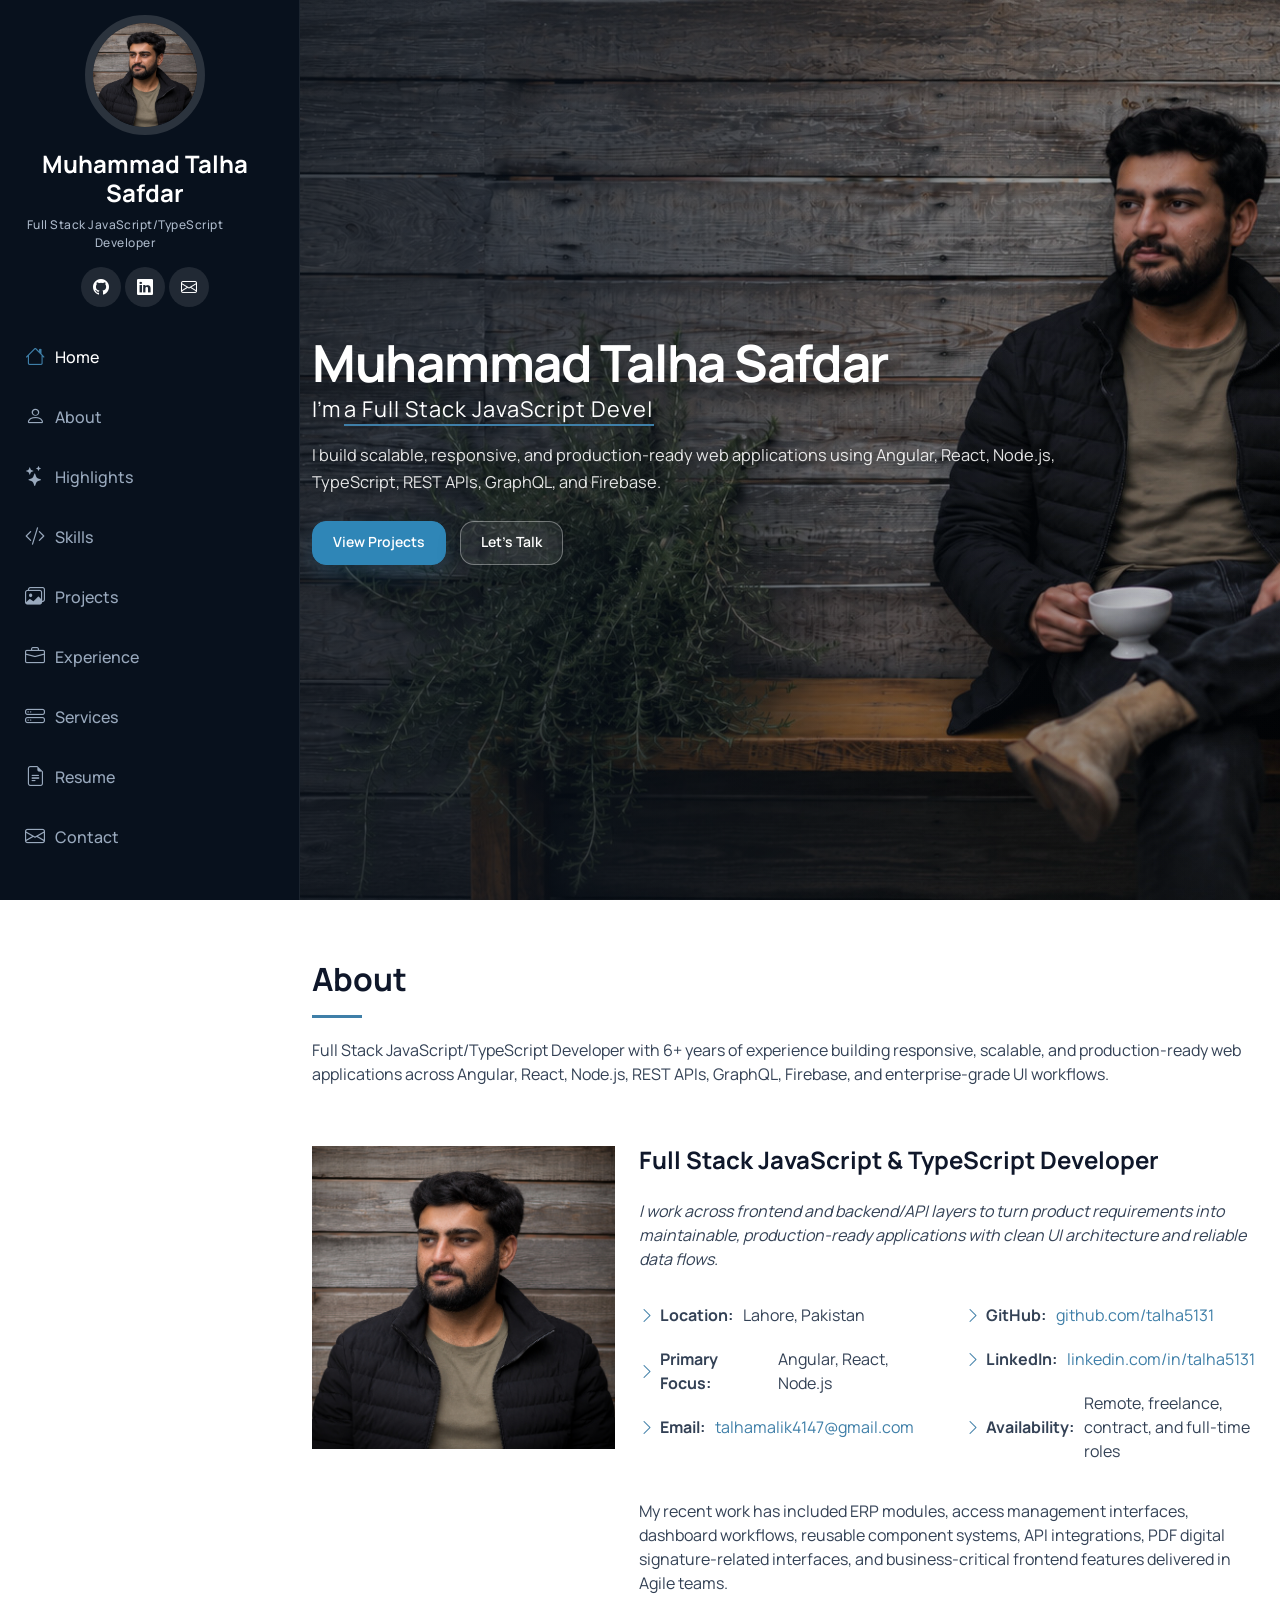
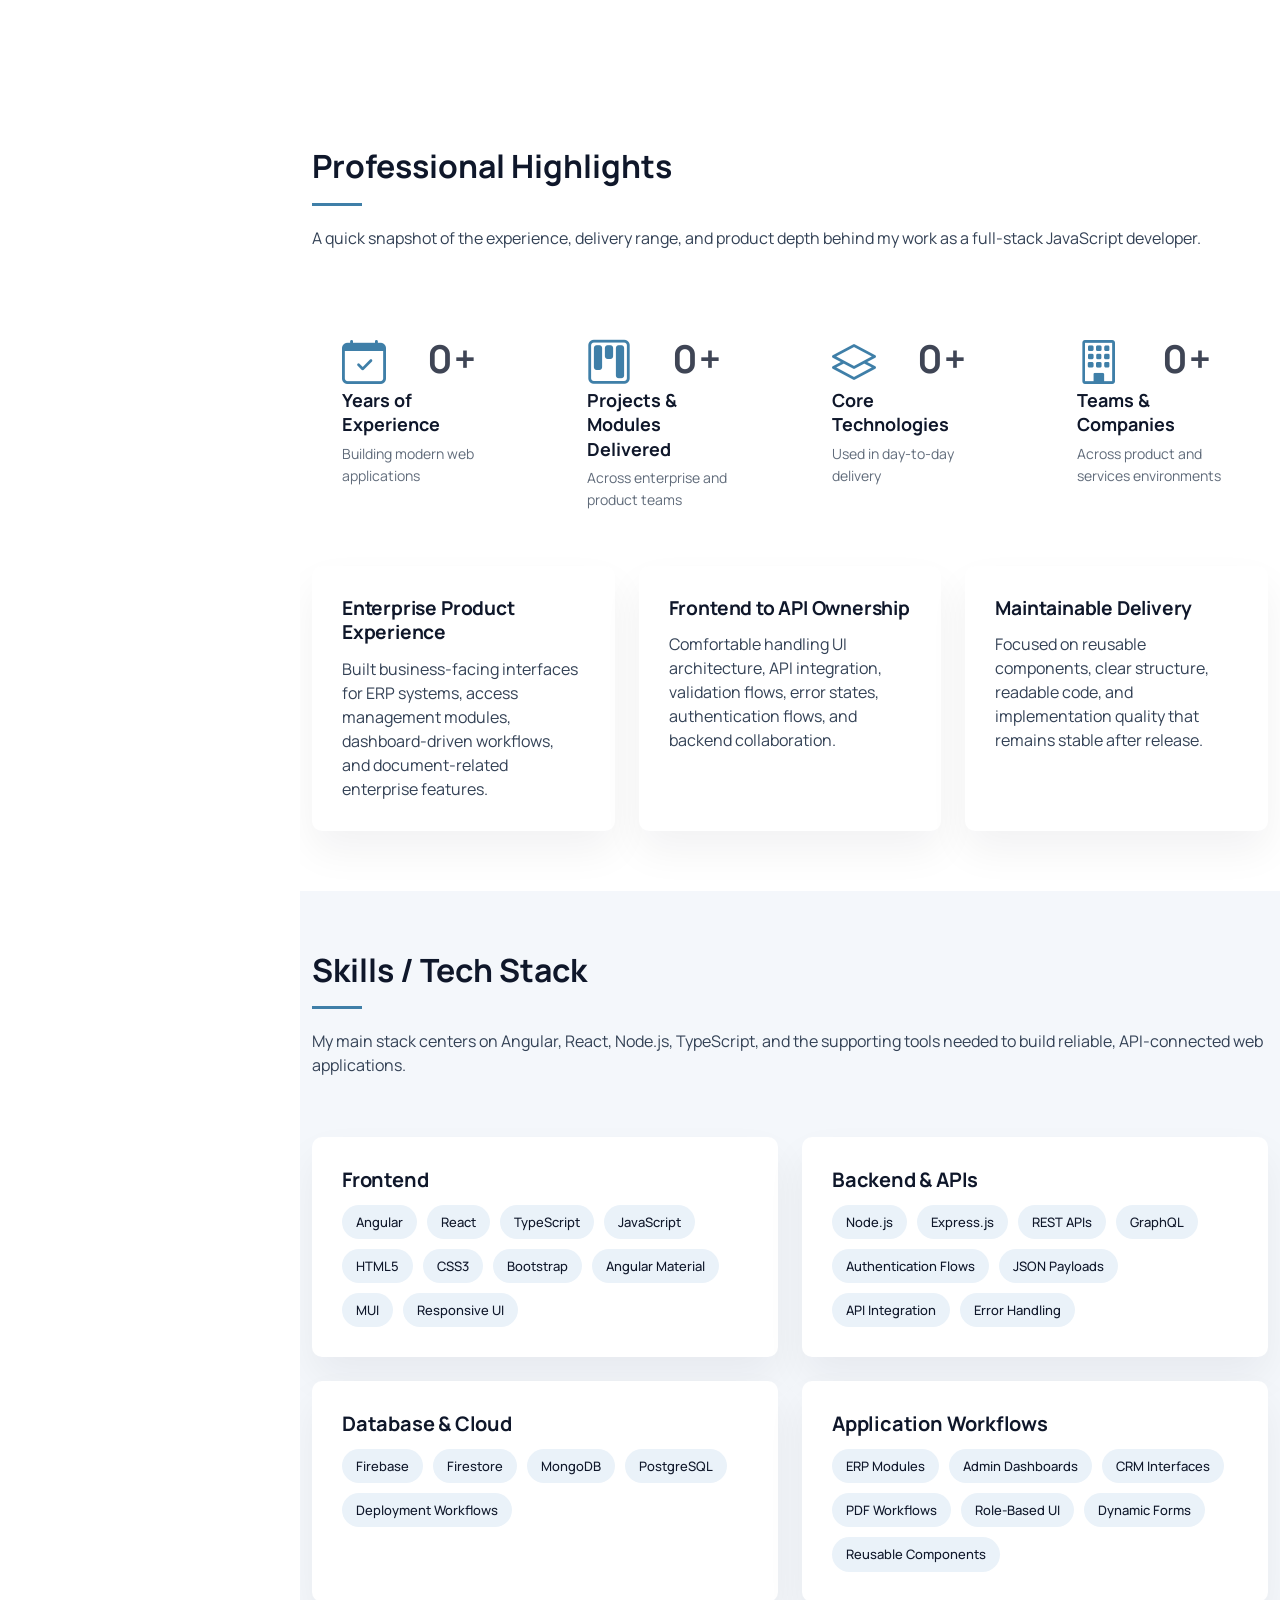
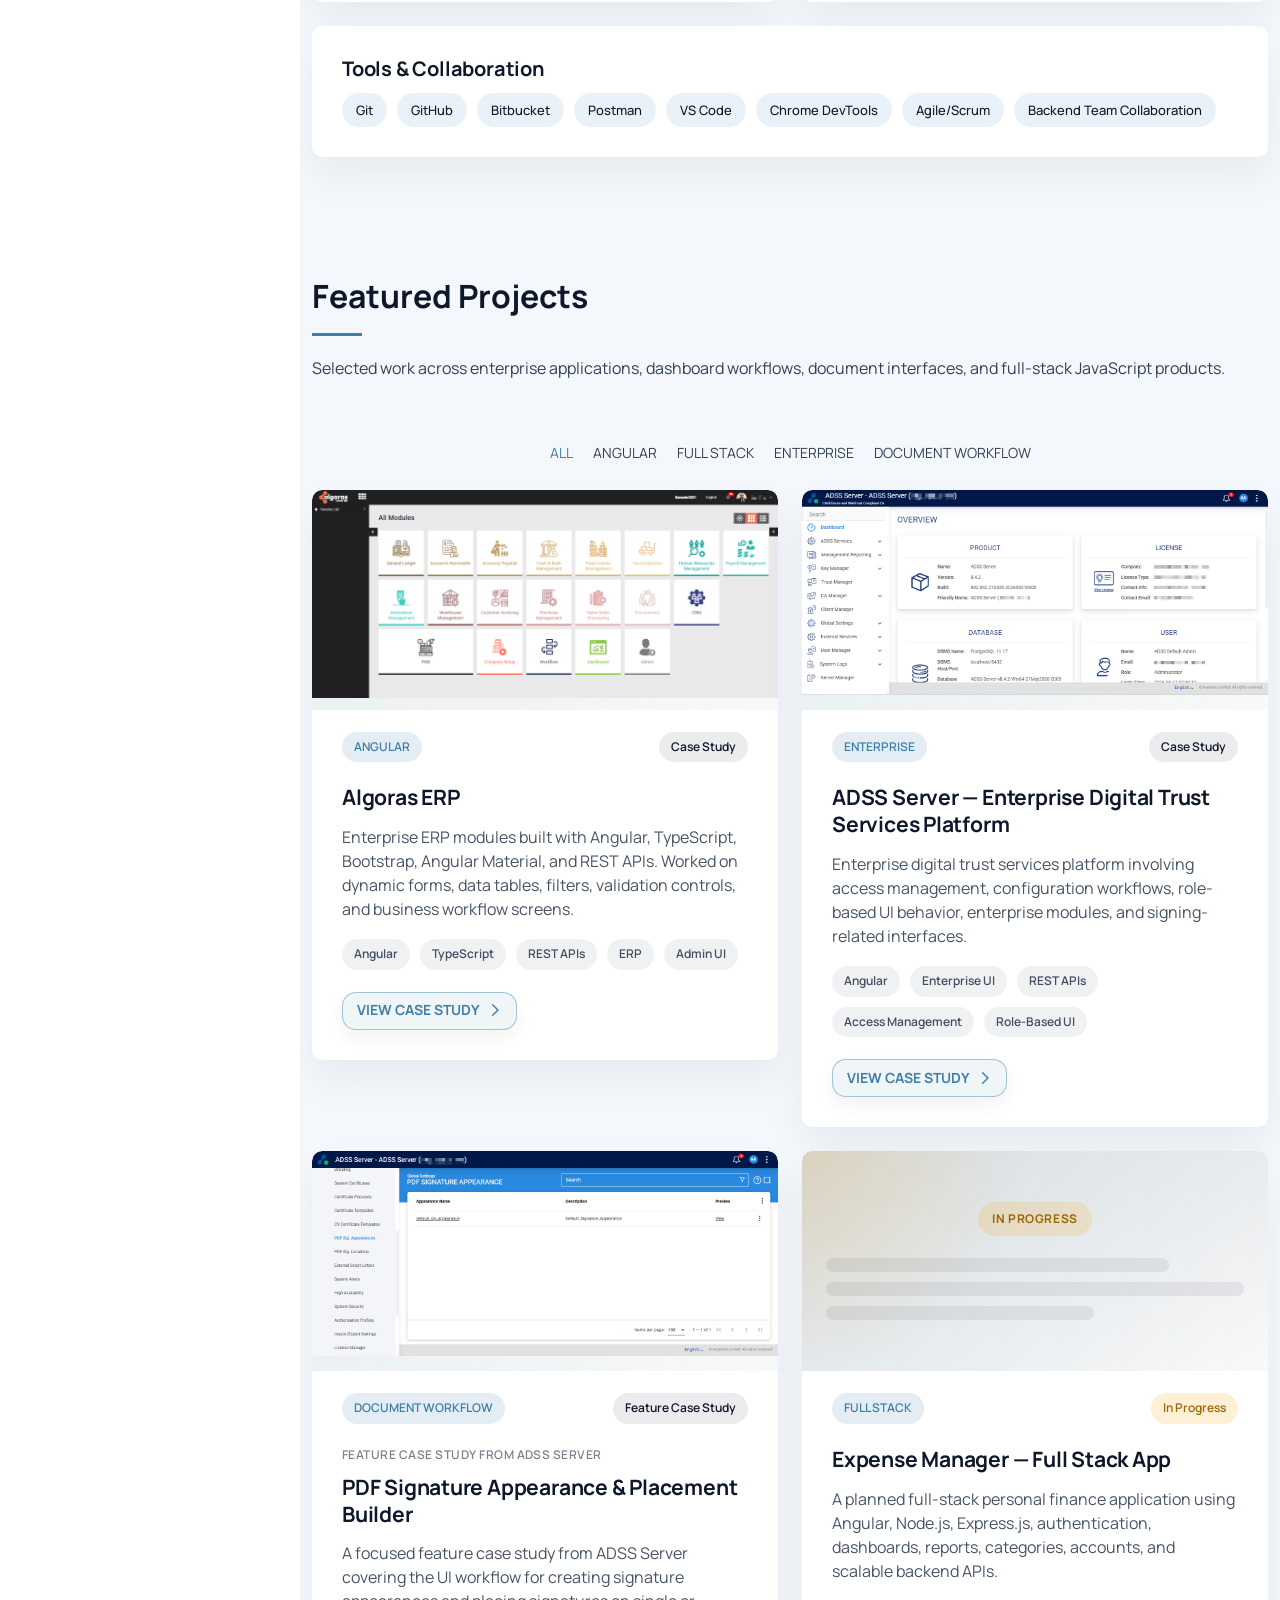
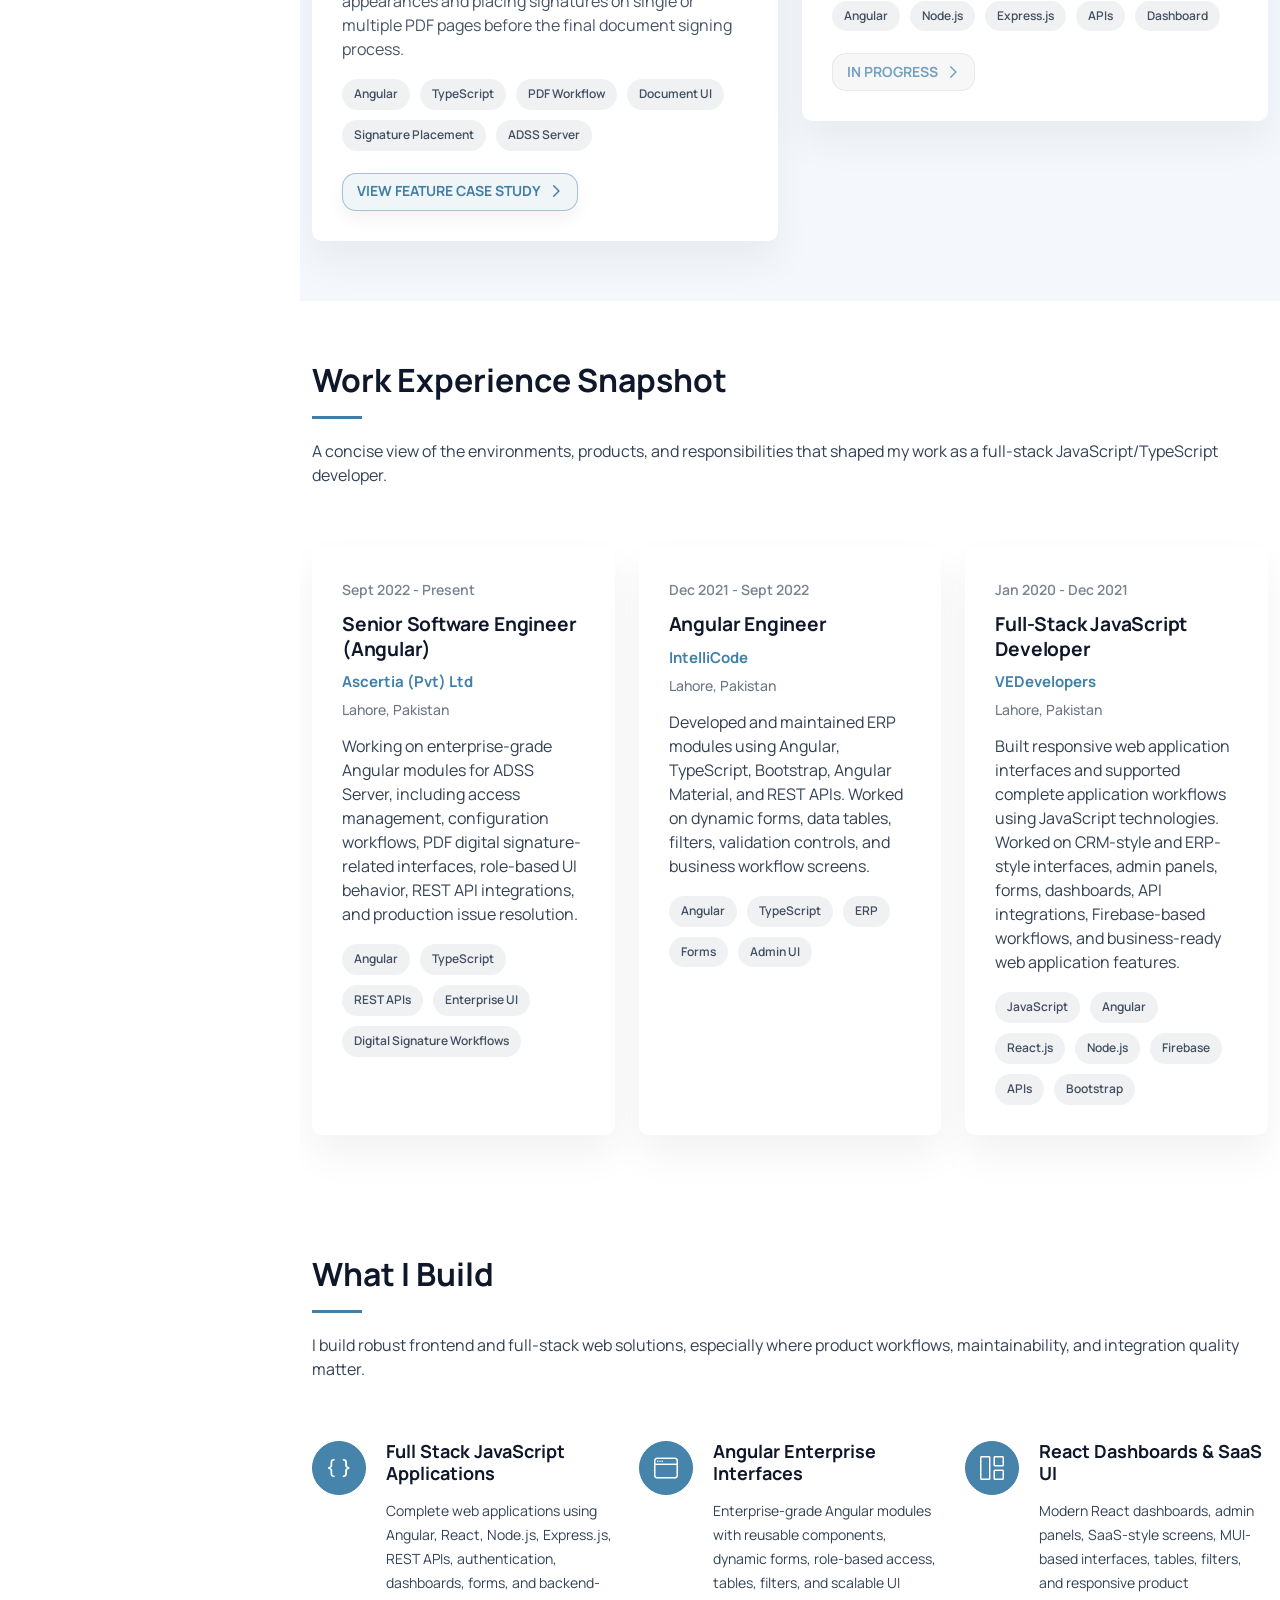
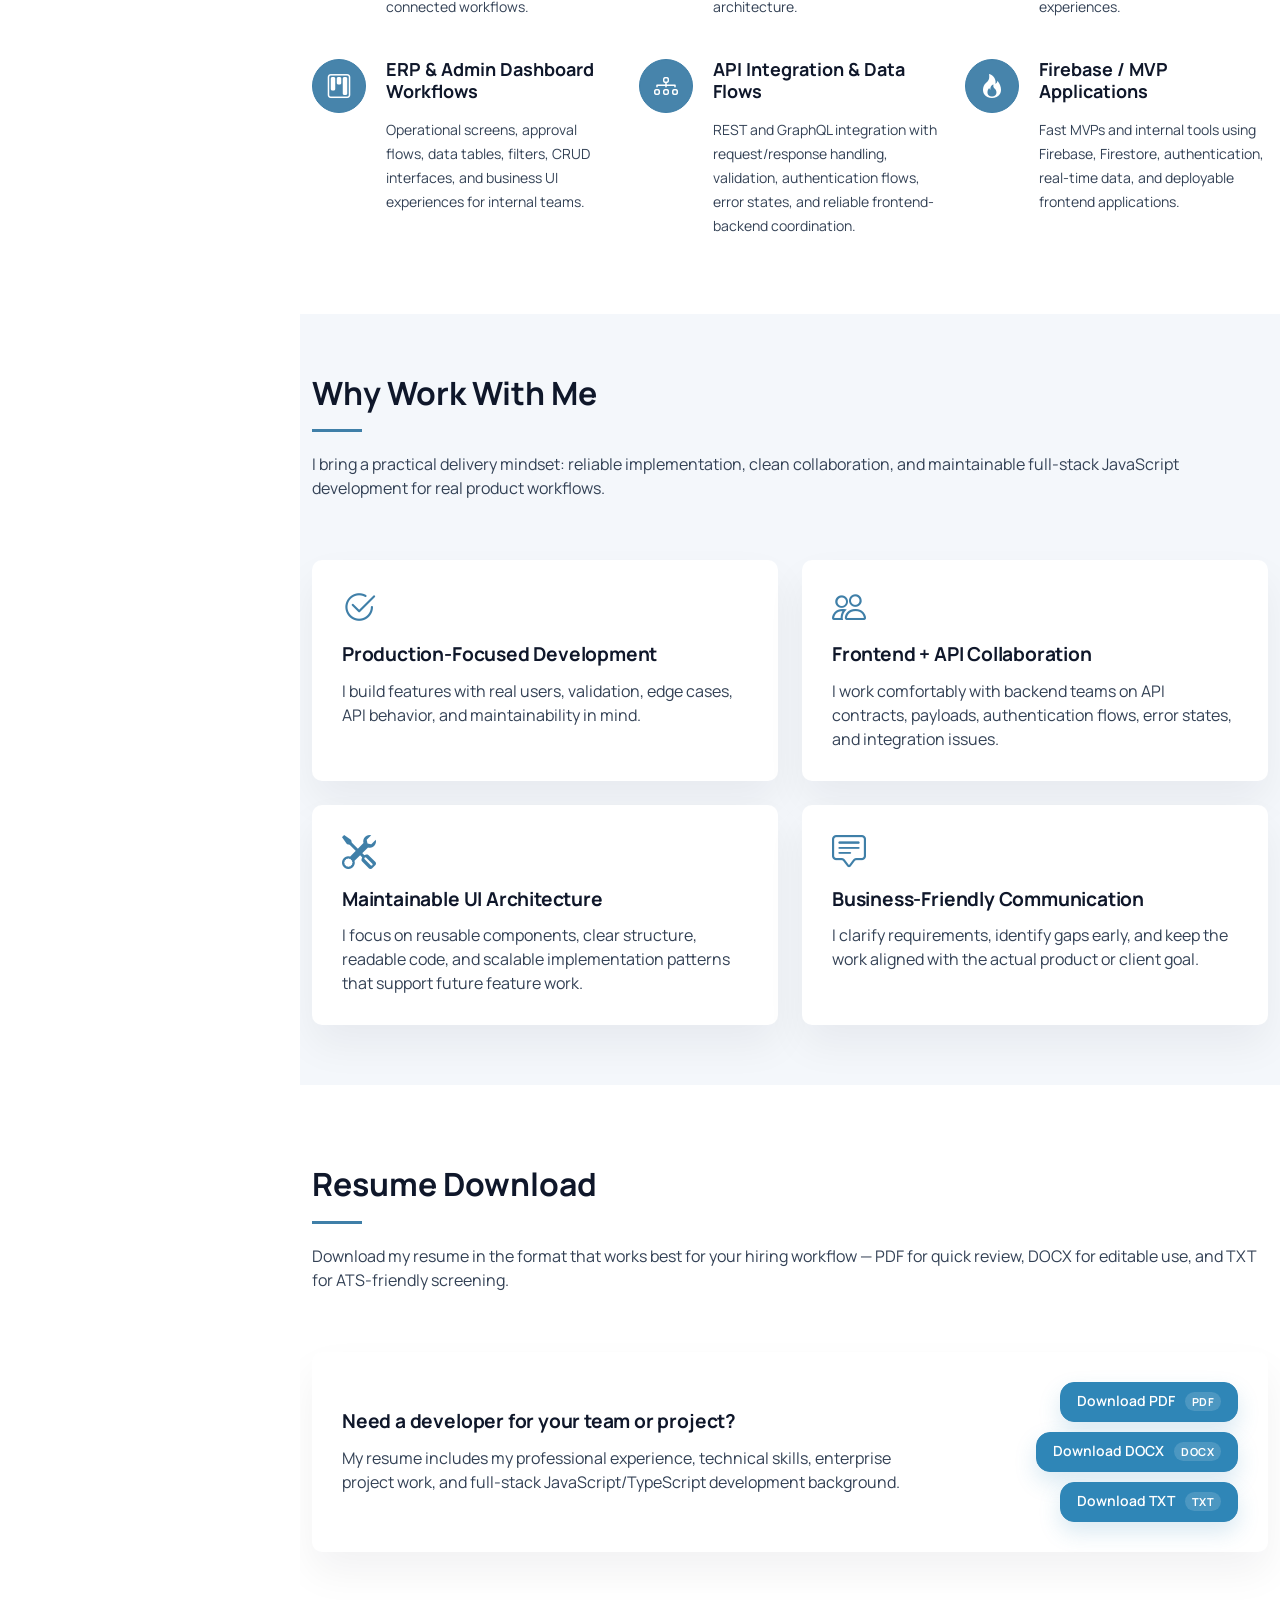
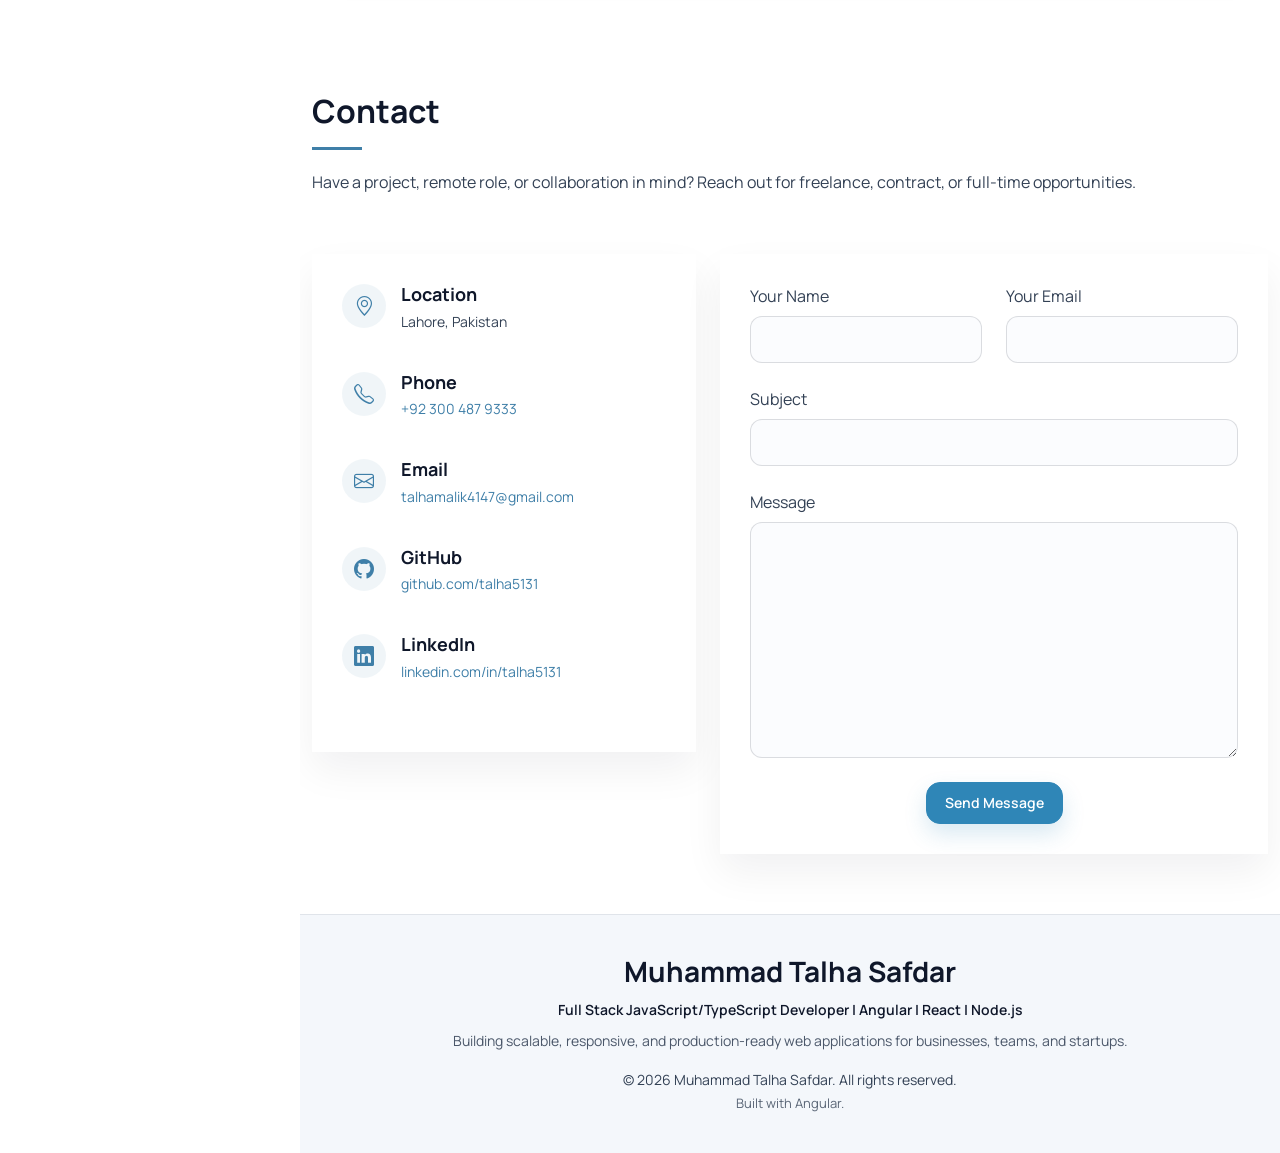
<file: index.html>
<!doctype html>
<html lang="en" data-beasties-container>
<head>
  <meta charset="utf-8">
  <base href="/">
  <meta name="viewport" content="width=device-width, initial-scale=1">
  <meta name="keywords" content="Full Stack Developer, Angular, React, Node.js, TypeScript, JavaScript, Web Developer Lahore">
  <link rel="icon" type="image/x-icon" href="favicon.ico?v=mt-1">
  <link rel="icon" type="image/png" sizes="64x64" href="assets/img/favicon.png?v=mt-1">
  <link rel="apple-touch-icon" href="assets/img/apple-touch-icon.png?v=mt-1">
  <link rel="preconnect" href="https://fonts.googleapis.com">
  <link rel="preconnect" href="https://fonts.gstatic.com" crossorigin>
  <link href="https://fonts.googleapis.com/css2?family=Manrope:wght@400;500;600;700;800&amp;display=swap" rel="stylesheet">
<style>:root{--bs-blue:#0d6efd;--bs-indigo:#6610f2;--bs-purple:#6f42c1;--bs-pink:#d63384;--bs-red:#dc3545;--bs-orange:#fd7e14;--bs-yellow:#ffc107;--bs-green:#198754;--bs-teal:#20c997;--bs-cyan:#0dcaf0;--bs-black:#000;--bs-white:#fff;--bs-gray:#6c757d;--bs-gray-dark:#343a40;--bs-gray-100:#f8f9fa;--bs-gray-200:#e9ecef;--bs-gray-300:#dee2e6;--bs-gray-400:#ced4da;--bs-gray-500:#adb5bd;--bs-gray-600:#6c757d;--bs-gray-700:#495057;--bs-gray-800:#343a40;--bs-gray-900:#212529;--bs-primary:#0d6efd;--bs-secondary:#6c757d;--bs-success:#198754;--bs-info:#0dcaf0;--bs-warning:#ffc107;--bs-danger:#dc3545;--bs-light:#f8f9fa;--bs-dark:#212529;--bs-primary-rgb:13,110,253;--bs-secondary-rgb:108,117,125;--bs-success-rgb:25,135,84;--bs-info-rgb:13,202,240;--bs-warning-rgb:255,193,7;--bs-danger-rgb:220,53,69;--bs-light-rgb:248,249,250;--bs-dark-rgb:33,37,41;--bs-primary-text-emphasis:#052c65;--bs-secondary-text-emphasis:#2b2f32;--bs-success-text-emphasis:#0a3622;--bs-info-text-emphasis:#055160;--bs-warning-text-emphasis:#664d03;--bs-danger-text-emphasis:#58151c;--bs-light-text-emphasis:#495057;--bs-dark-text-emphasis:#495057;--bs-primary-bg-subtle:#cfe2ff;--bs-secondary-bg-subtle:#e2e3e5;--bs-success-bg-subtle:#d1e7dd;--bs-info-bg-subtle:#cff4fc;--bs-warning-bg-subtle:#fff3cd;--bs-danger-bg-subtle:#f8d7da;--bs-light-bg-subtle:#fcfcfd;--bs-dark-bg-subtle:#ced4da;--bs-primary-border-subtle:#9ec5fe;--bs-secondary-border-subtle:#c4c8cb;--bs-success-border-subtle:#a3cfbb;--bs-info-border-subtle:#9eeaf9;--bs-warning-border-subtle:#ffe69c;--bs-danger-border-subtle:#f1aeb5;--bs-light-border-subtle:#e9ecef;--bs-dark-border-subtle:#adb5bd;--bs-white-rgb:255,255,255;--bs-black-rgb:0,0,0;--bs-font-sans-serif:system-ui,-apple-system,"Segoe UI",Roboto,"Helvetica Neue","Noto Sans","Liberation Sans",Arial,sans-serif,"Apple Color Emoji","Segoe UI Emoji","Segoe UI Symbol","Noto Color Emoji";--bs-font-monospace:SFMono-Regular,Menlo,Monaco,Consolas,"Liberation Mono","Courier New",monospace;--bs-gradient:linear-gradient(180deg, rgba(255, 255, 255, .15), rgba(255, 255, 255, 0));--bs-body-font-family:var(--bs-font-sans-serif);--bs-body-font-size:1rem;--bs-body-font-weight:400;--bs-body-line-height:1.5;--bs-body-color:#212529;--bs-body-color-rgb:33,37,41;--bs-body-bg:#fff;--bs-body-bg-rgb:255,255,255;--bs-emphasis-color:#000;--bs-emphasis-color-rgb:0,0,0;--bs-secondary-color:rgba(33, 37, 41, .75);--bs-secondary-color-rgb:33,37,41;--bs-secondary-bg:#e9ecef;--bs-secondary-bg-rgb:233,236,239;--bs-tertiary-color:rgba(33, 37, 41, .5);--bs-tertiary-color-rgb:33,37,41;--bs-tertiary-bg:#f8f9fa;--bs-tertiary-bg-rgb:248,249,250;--bs-heading-color:inherit;--bs-link-color:#0d6efd;--bs-link-color-rgb:13,110,253;--bs-link-decoration:underline;--bs-link-hover-color:#0a58ca;--bs-link-hover-color-rgb:10,88,202;--bs-code-color:#d63384;--bs-highlight-color:#212529;--bs-highlight-bg:#fff3cd;--bs-border-width:1px;--bs-border-style:solid;--bs-border-color:#dee2e6;--bs-border-color-translucent:rgba(0, 0, 0, .175);--bs-border-radius:.375rem;--bs-border-radius-sm:.25rem;--bs-border-radius-lg:.5rem;--bs-border-radius-xl:1rem;--bs-border-radius-xxl:2rem;--bs-border-radius-2xl:var(--bs-border-radius-xxl);--bs-border-radius-pill:50rem;--bs-box-shadow:0 .5rem 1rem rgba(0, 0, 0, .15);--bs-box-shadow-sm:0 .125rem .25rem rgba(0, 0, 0, .075);--bs-box-shadow-lg:0 1rem 3rem rgba(0, 0, 0, .175);--bs-box-shadow-inset:inset 0 1px 2px rgba(0, 0, 0, .075);--bs-focus-ring-width:.25rem;--bs-focus-ring-opacity:.25;--bs-focus-ring-color:rgba(13, 110, 253, .25);--bs-form-valid-color:#198754;--bs-form-valid-border-color:#198754;--bs-form-invalid-color:#dc3545;--bs-form-invalid-border-color:#dc3545}*,:after,:before{box-sizing:border-box}@media(prefers-reduced-motion:no-preference){:root{scroll-behavior:smooth}}body{margin:0;font-family:var(--bs-body-font-family);font-size:var(--bs-body-font-size);font-weight:var(--bs-body-font-weight);line-height:var(--bs-body-line-height);color:var(--bs-body-color);text-align:var(--bs-body-text-align);background-color:var(--bs-body-bg);-webkit-text-size-adjust:100%;-webkit-tap-highlight-color:transparent}:root{--bs-breakpoint-xs:0;--bs-breakpoint-sm:576px;--bs-breakpoint-md:768px;--bs-breakpoint-lg:992px;--bs-breakpoint-xl:1200px;--bs-breakpoint-xxl:1400px}@-webkit-keyframes lightboxLoader{0%{-webkit-transform:rotate(0);transform:rotate(0)}to{-webkit-transform:rotate(360deg);transform:rotate(360deg)}}@-webkit-keyframes gfadeIn{0%{opacity:0}to{opacity:1}}@-webkit-keyframes gfadeOut{0%{opacity:1}to{opacity:0}}@-webkit-keyframes gslideInLeft{0%{opacity:0;-webkit-transform:translate3d(-60%,0,0);transform:translate3d(-60%,0,0)}to{visibility:visible;-webkit-transform:translate3d(0,0,0);transform:translateZ(0);opacity:1}}@-webkit-keyframes gslideOutLeft{0%{opacity:1;visibility:visible;-webkit-transform:translate3d(0,0,0);transform:translateZ(0)}to{-webkit-transform:translate3d(-60%,0,0);transform:translate3d(-60%,0,0);opacity:0;visibility:hidden}}@-webkit-keyframes gslideInRight{0%{opacity:0;visibility:visible;-webkit-transform:translate3d(60%,0,0);transform:translate3d(60%,0,0)}to{-webkit-transform:translate3d(0,0,0);transform:translateZ(0);opacity:1}}@-webkit-keyframes gslideOutRight{0%{opacity:1;visibility:visible;-webkit-transform:translate3d(0,0,0);transform:translateZ(0)}to{-webkit-transform:translate3d(60%,0,0);transform:translate3d(60%,0,0);opacity:0}}@-webkit-keyframes gzoomIn{0%{opacity:0;-webkit-transform:scale3d(.3,.3,.3);transform:scale3d(.3,.3,.3)}to{opacity:1}}@-webkit-keyframes gzoomOut{0%{opacity:1}50%{opacity:0;-webkit-transform:scale3d(.3,.3,.3);transform:scale3d(.3,.3,.3)}to{opacity:0}}:root{--swiper-theme-color:#007aff}:root{--swiper-navigation-size:44px}:root{--default-font:"Manrope", system-ui, -apple-system, "Segoe UI", "Helvetica Neue", Arial, "Noto Sans", "Liberation Sans", sans-serif, "Apple Color Emoji", "Segoe UI Emoji", "Segoe UI Symbol", "Noto Color Emoji";--heading-font:"Manrope", system-ui, -apple-system, "Segoe UI", "Helvetica Neue", Arial, sans-serif;--nav-font:"Manrope", system-ui, -apple-system, "Segoe UI", "Helvetica Neue", Arial, sans-serif}:root{--primary-accent:#3f7fa8;--primary-accent-dark:#336789;--sidebar-bg:#08111d;--page-bg-soft:#f4f7fb;--text-main:#334155;--text-heading:#0f172a;--chip-bg:#eaf2f9;--background-color:#ffffff;--default-color:var(--text-main);--heading-color:var(--text-heading);--accent-color:var(--primary-accent);--surface-color:#ffffff;--contrast-color:#ffffff}:root{--nav-color:#99a9bd;--nav-hover-color:#ffffff;--nav-mobile-background-color:var(--sidebar-bg);--nav-dropdown-background-color:var(--sidebar-bg);--nav-dropdown-color:#99a9bd;--nav-dropdown-hover-color:#ffffff}:root{scroll-behavior:smooth}body{color:var(--default-color);background-color:var(--background-color);font-family:var(--default-font);font-weight:400;text-rendering:optimizeLegibility;-webkit-font-smoothing:antialiased;-moz-osx-font-smoothing:grayscale}html,body{margin:0;min-height:100%}:root{--button-radius:14px;--button-font-size:14px;--button-font-weight:600;--button-padding-y:10px;--button-padding-x:18px;--button-primary-bg:#2f86b7;--button-primary-hover:#286f99;--button-shadow:0 10px 22px rgba(47, 134, 183, .18);--button-shadow-hover:0 14px 28px rgba(40, 111, 153, .22);--button-focus-ring:0 0 0 4px color-mix(in srgb, var(--accent-color), transparent 84%)}body{overflow-x:hidden}</style><link rel="stylesheet" href="styles-3MG2HDTZ.css" media="print" onload="this.media='all'"><noscript><link rel="stylesheet" href="styles-3MG2HDTZ.css"></noscript>  <title>Muhammad Talha Safdar - Full Stack JavaScript/TypeScript Developer</title>
  <meta name="description" content="Full Stack JavaScript/TypeScript Developer specializing in Angular, React, Node.js, and scalable enterprise web applications.">
  <link rel="canonical" href="https://talha5131.github.io/">
  <meta property="og:title" content="Muhammad Talha Safdar - Full Stack JavaScript/TypeScript Developer">
  <meta property="og:description" content="Full Stack JavaScript/TypeScript Developer specializing in Angular, React, Node.js, and scalable enterprise web applications.">
  <meta property="og:type" content="website">
  <meta property="og:url" content="https://talha5131.github.io/">
  <meta property="og:image" content="https://talha5131.github.io/assets/og/muhammad-talha-safdar-portfolio-og-v2.png">
  <meta property="og:image:width" content="1200">
  <meta property="og:image:height" content="627">
  <meta property="og:image:alt" content="Muhammad Talha Safdar portfolio preview">
  <meta property="og:site_name" content="Muhammad Talha Safdar Portfolio">
  <meta name="twitter:card" content="summary_large_image">
  <meta name="twitter:title" content="Muhammad Talha Safdar - Full Stack JavaScript/TypeScript Developer">
  <meta name="twitter:description" content="Full Stack JavaScript/TypeScript Developer specializing in Angular, React, Node.js, and scalable enterprise web applications.">
  <meta name="twitter:image" content="https://talha5131.github.io/assets/og/muhammad-talha-safdar-portfolio-og-v2.png">
</head>
<body>
  <app-root></app-root>
<script src="polyfills-5CFQRCPP.js" type="module"></script><script src="scripts-HIQ7H7U6.js" defer></script><script src="main-I4Q4XDDK.js" type="module"></script></body>
</html>
</file>
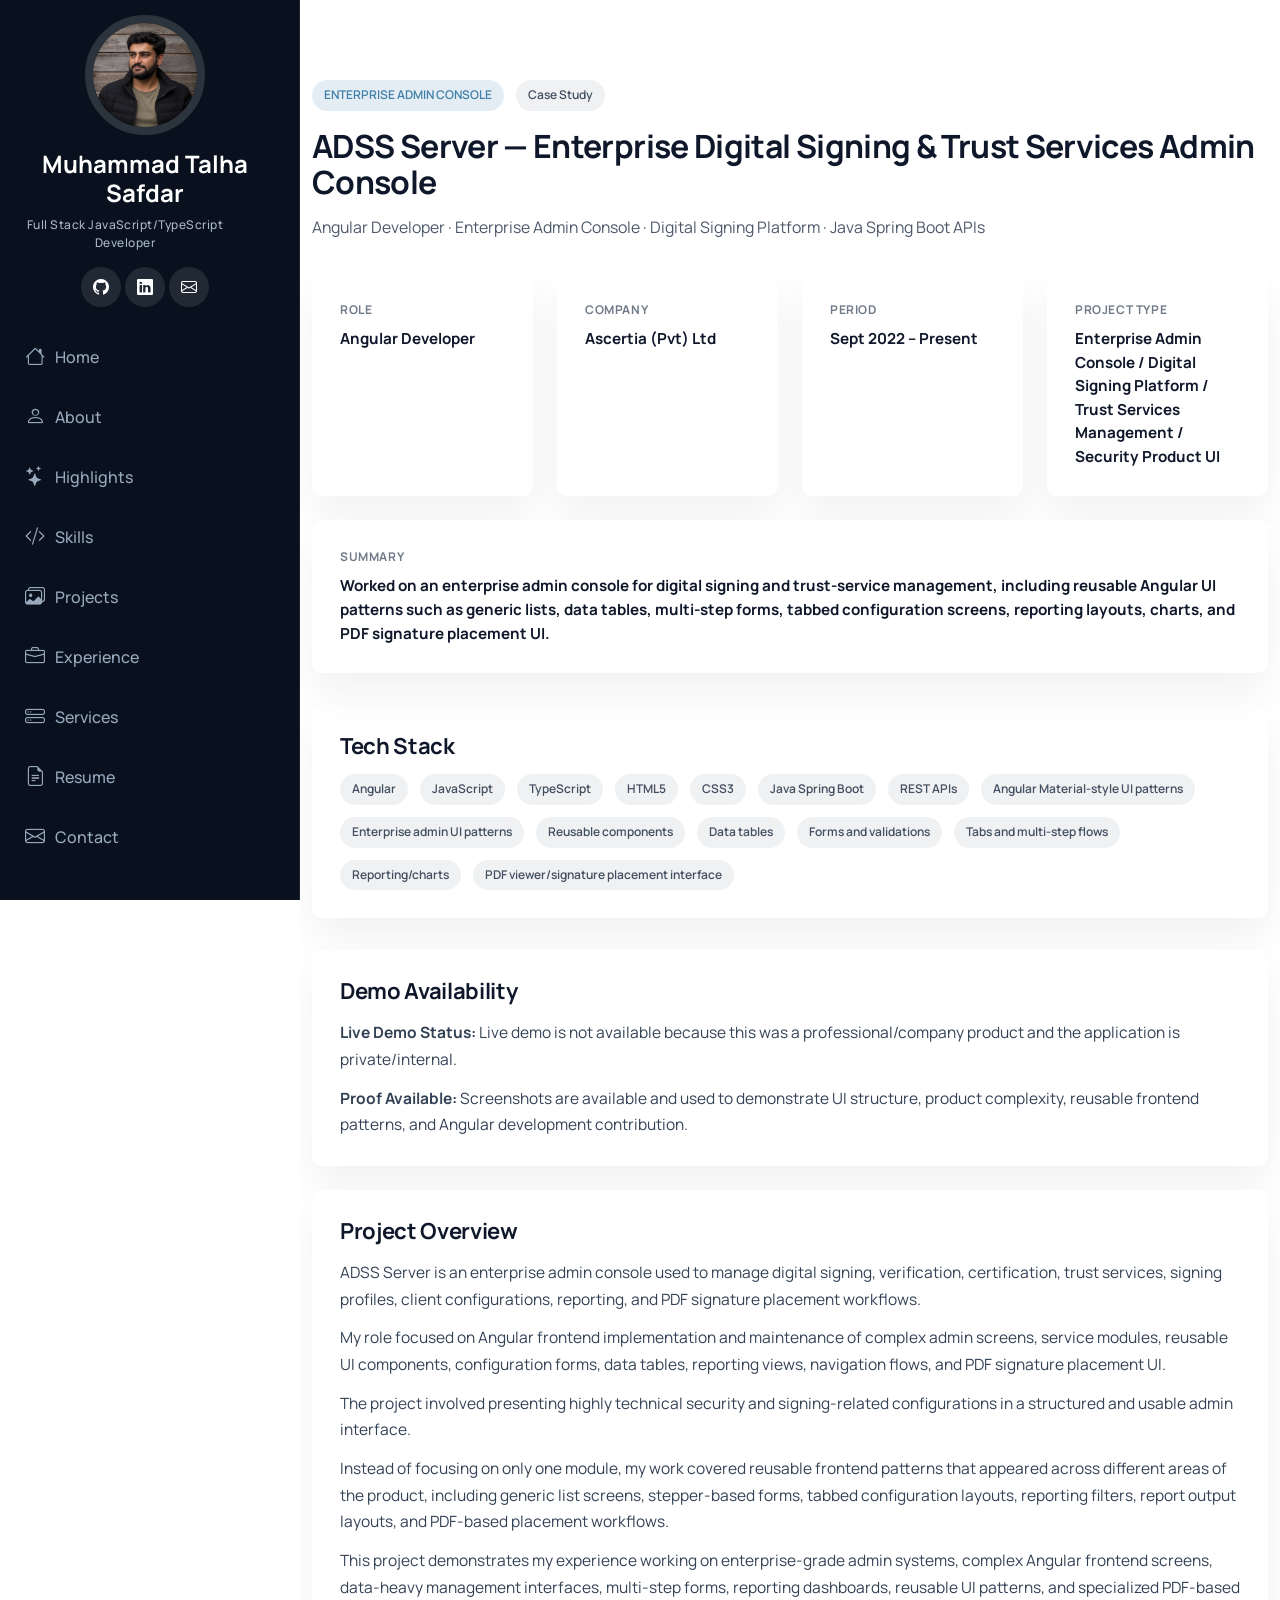
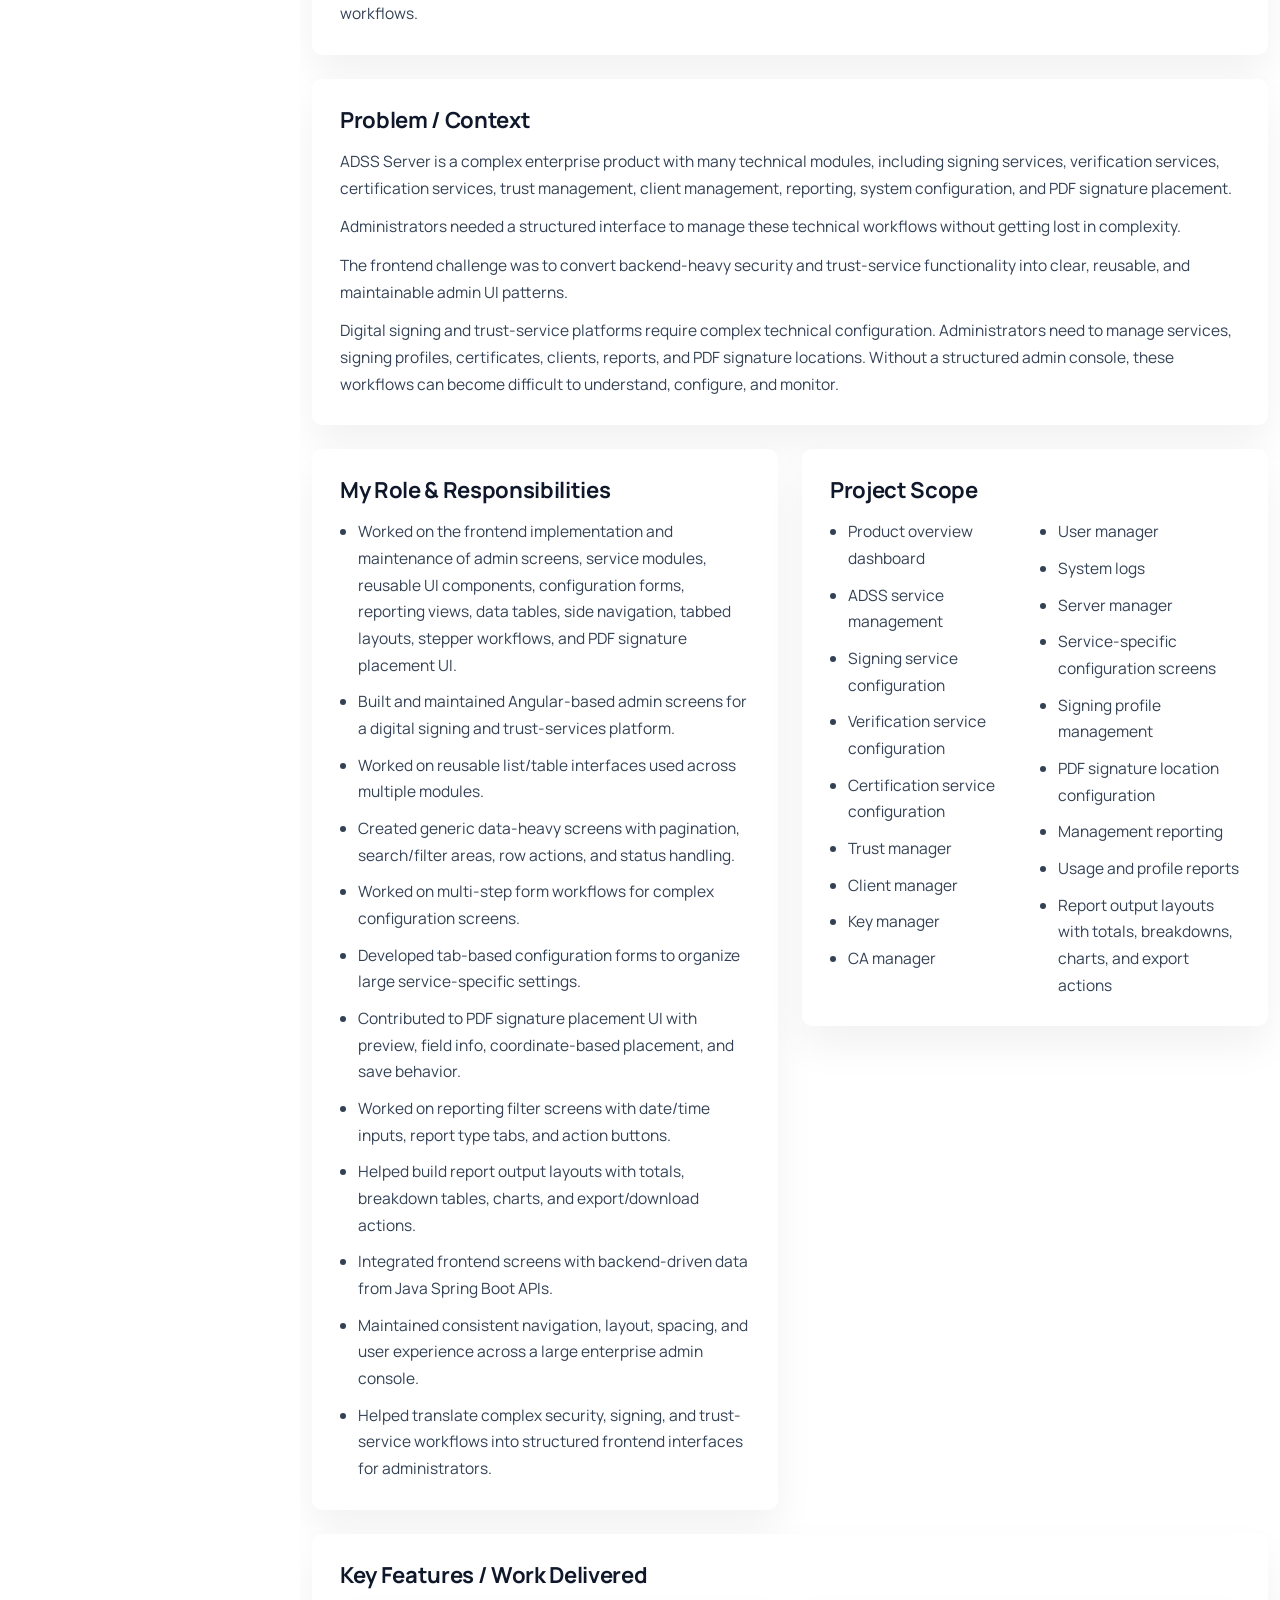
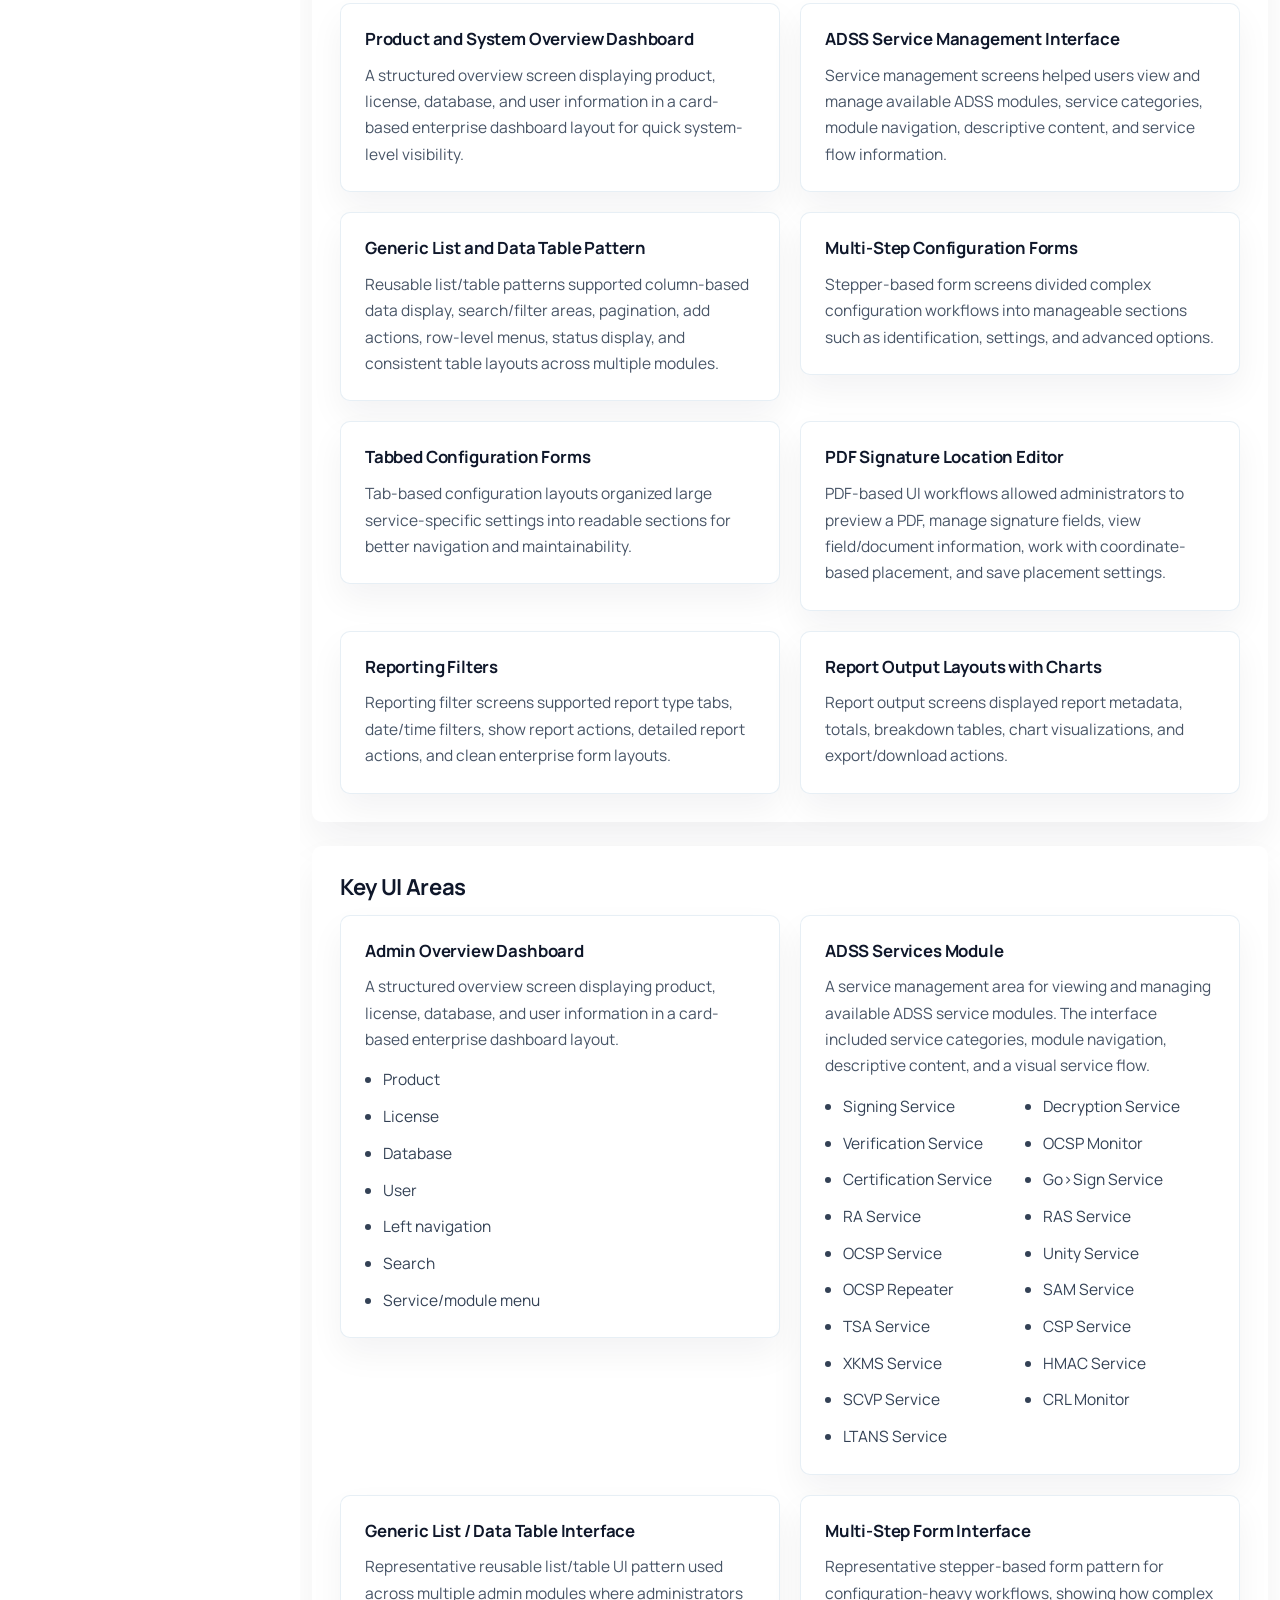
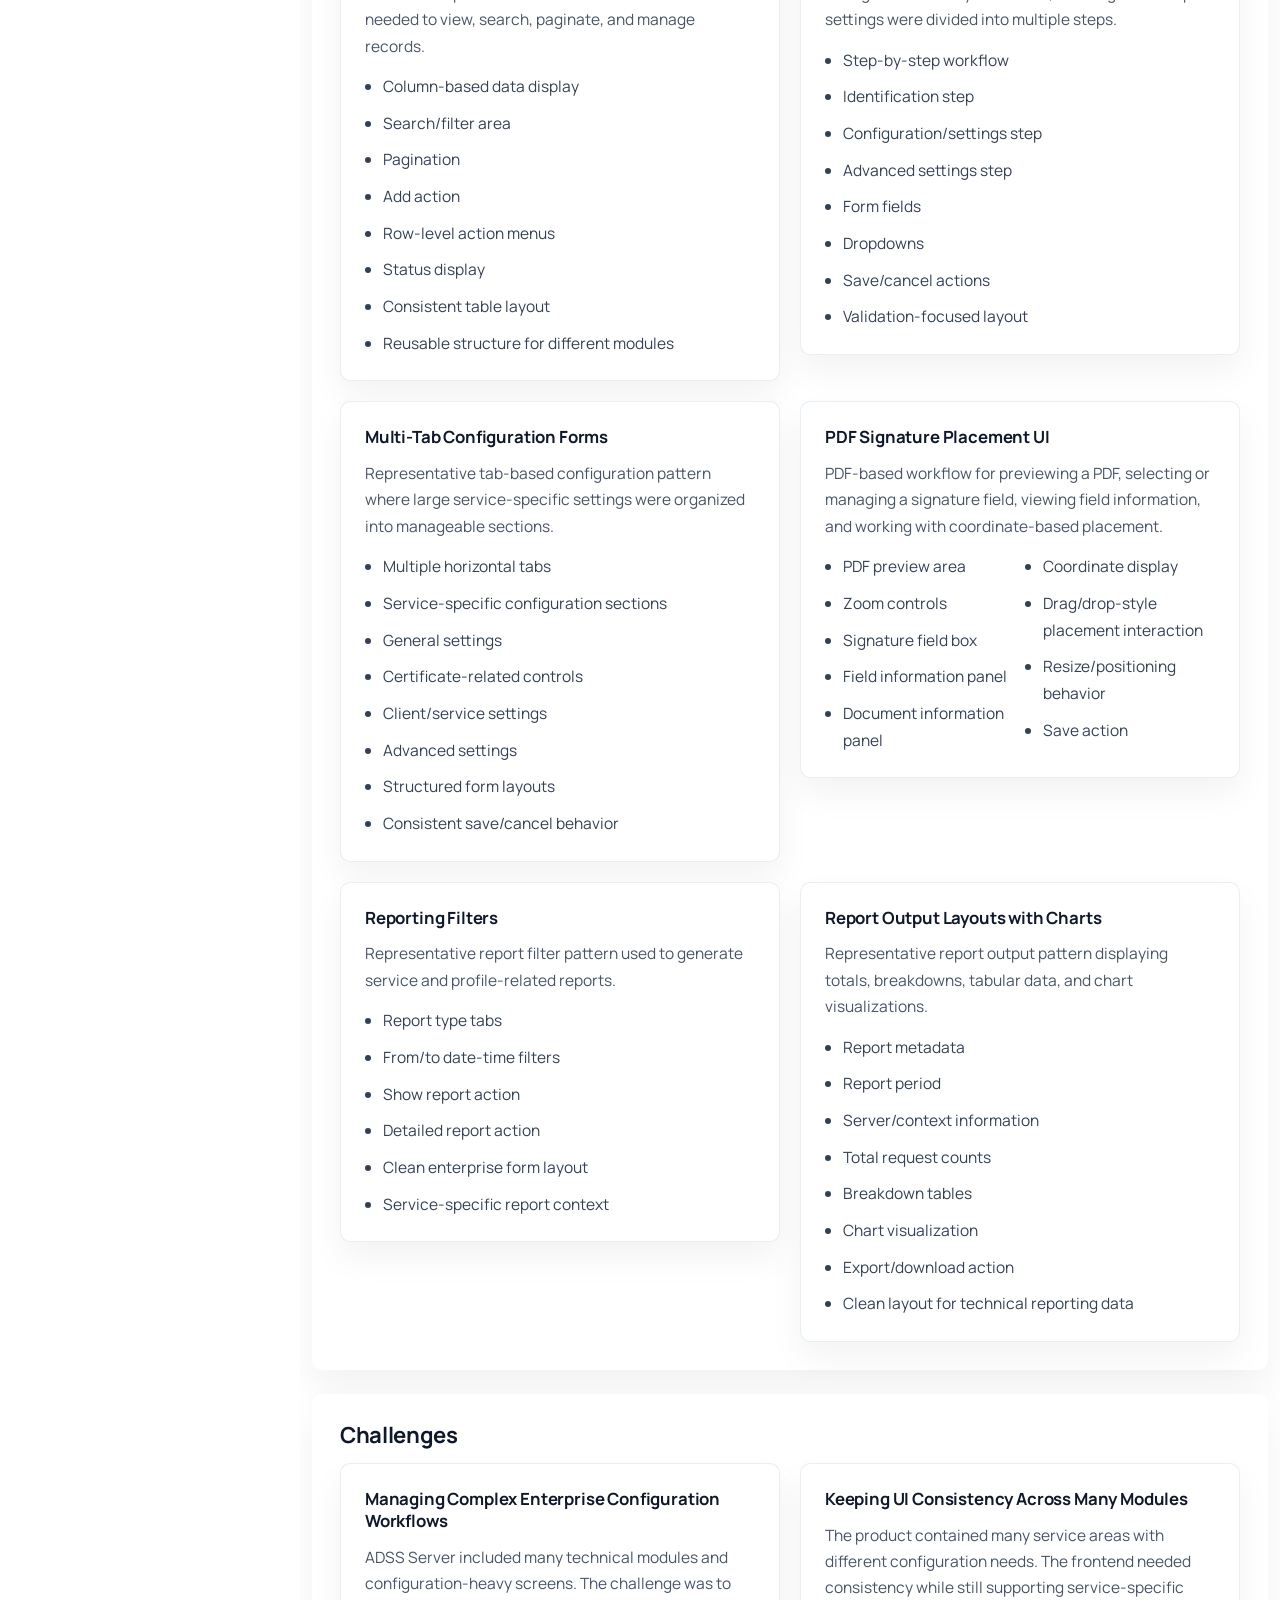
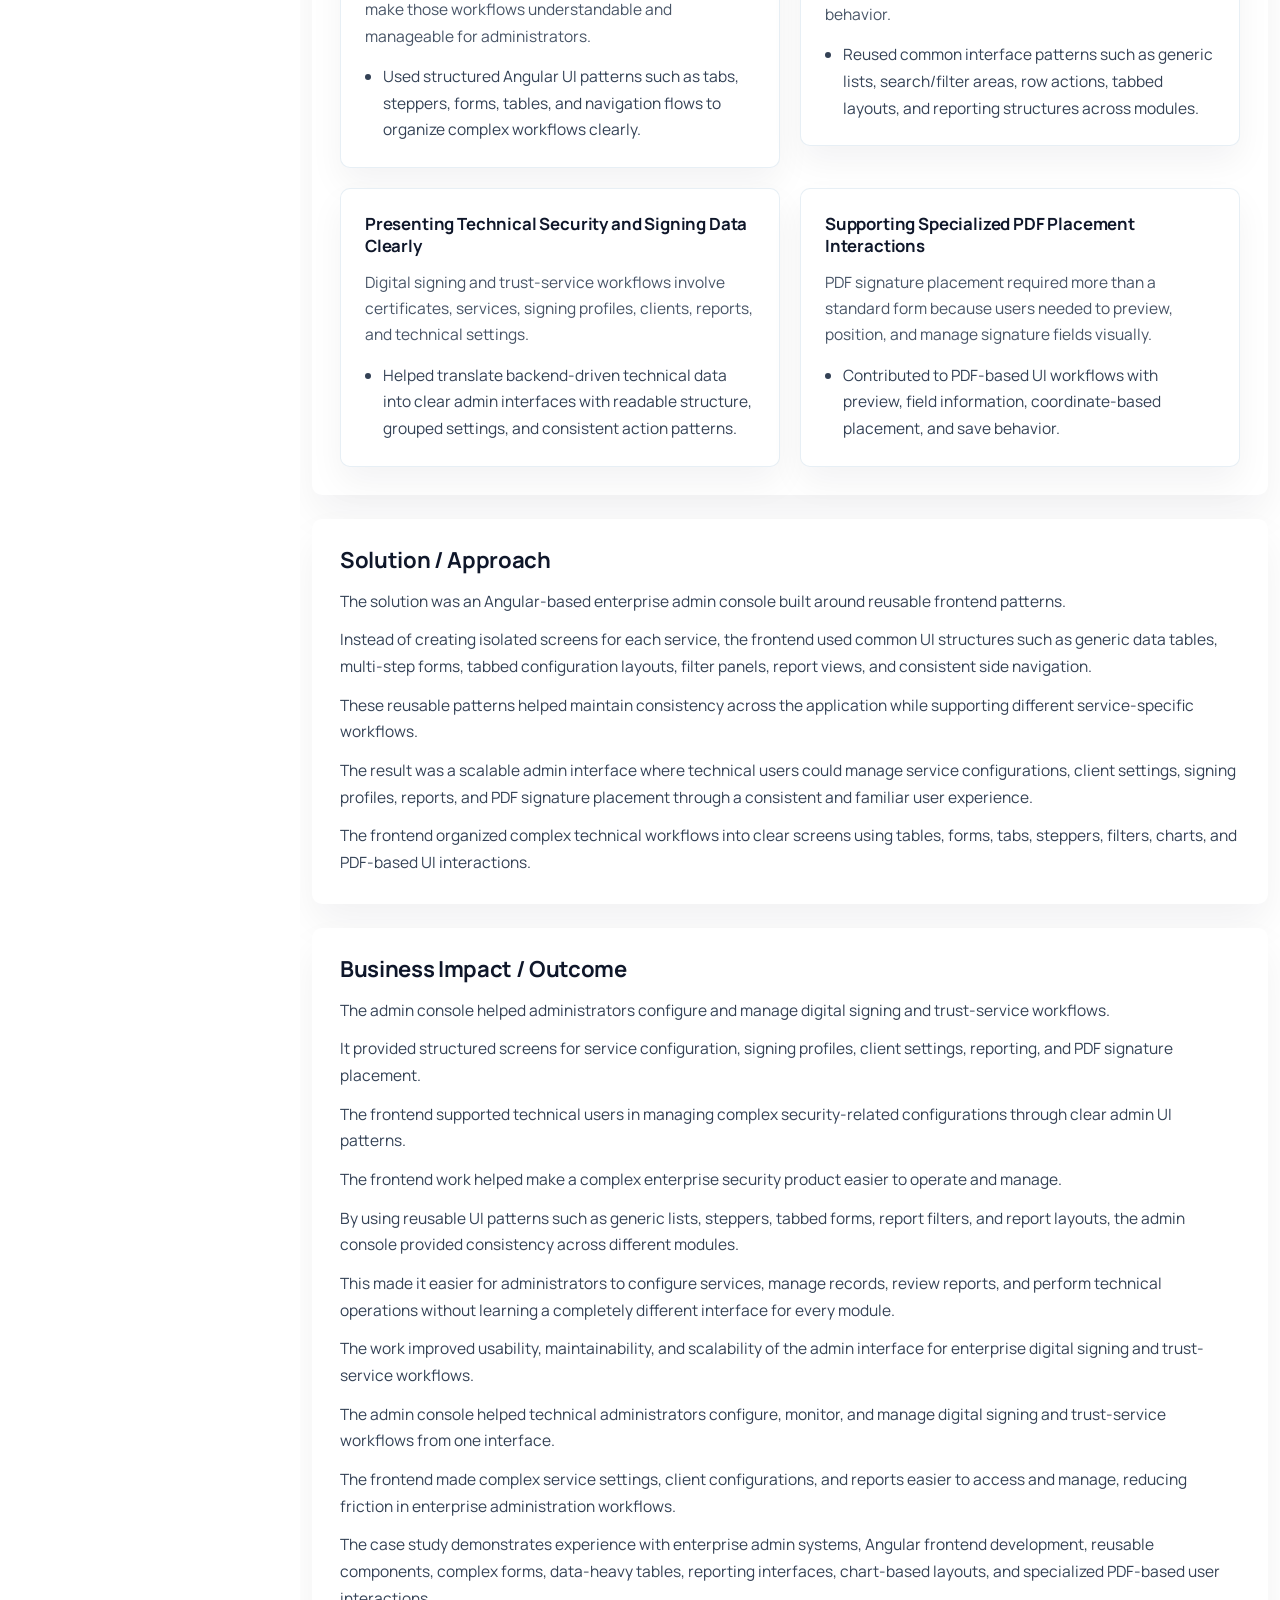
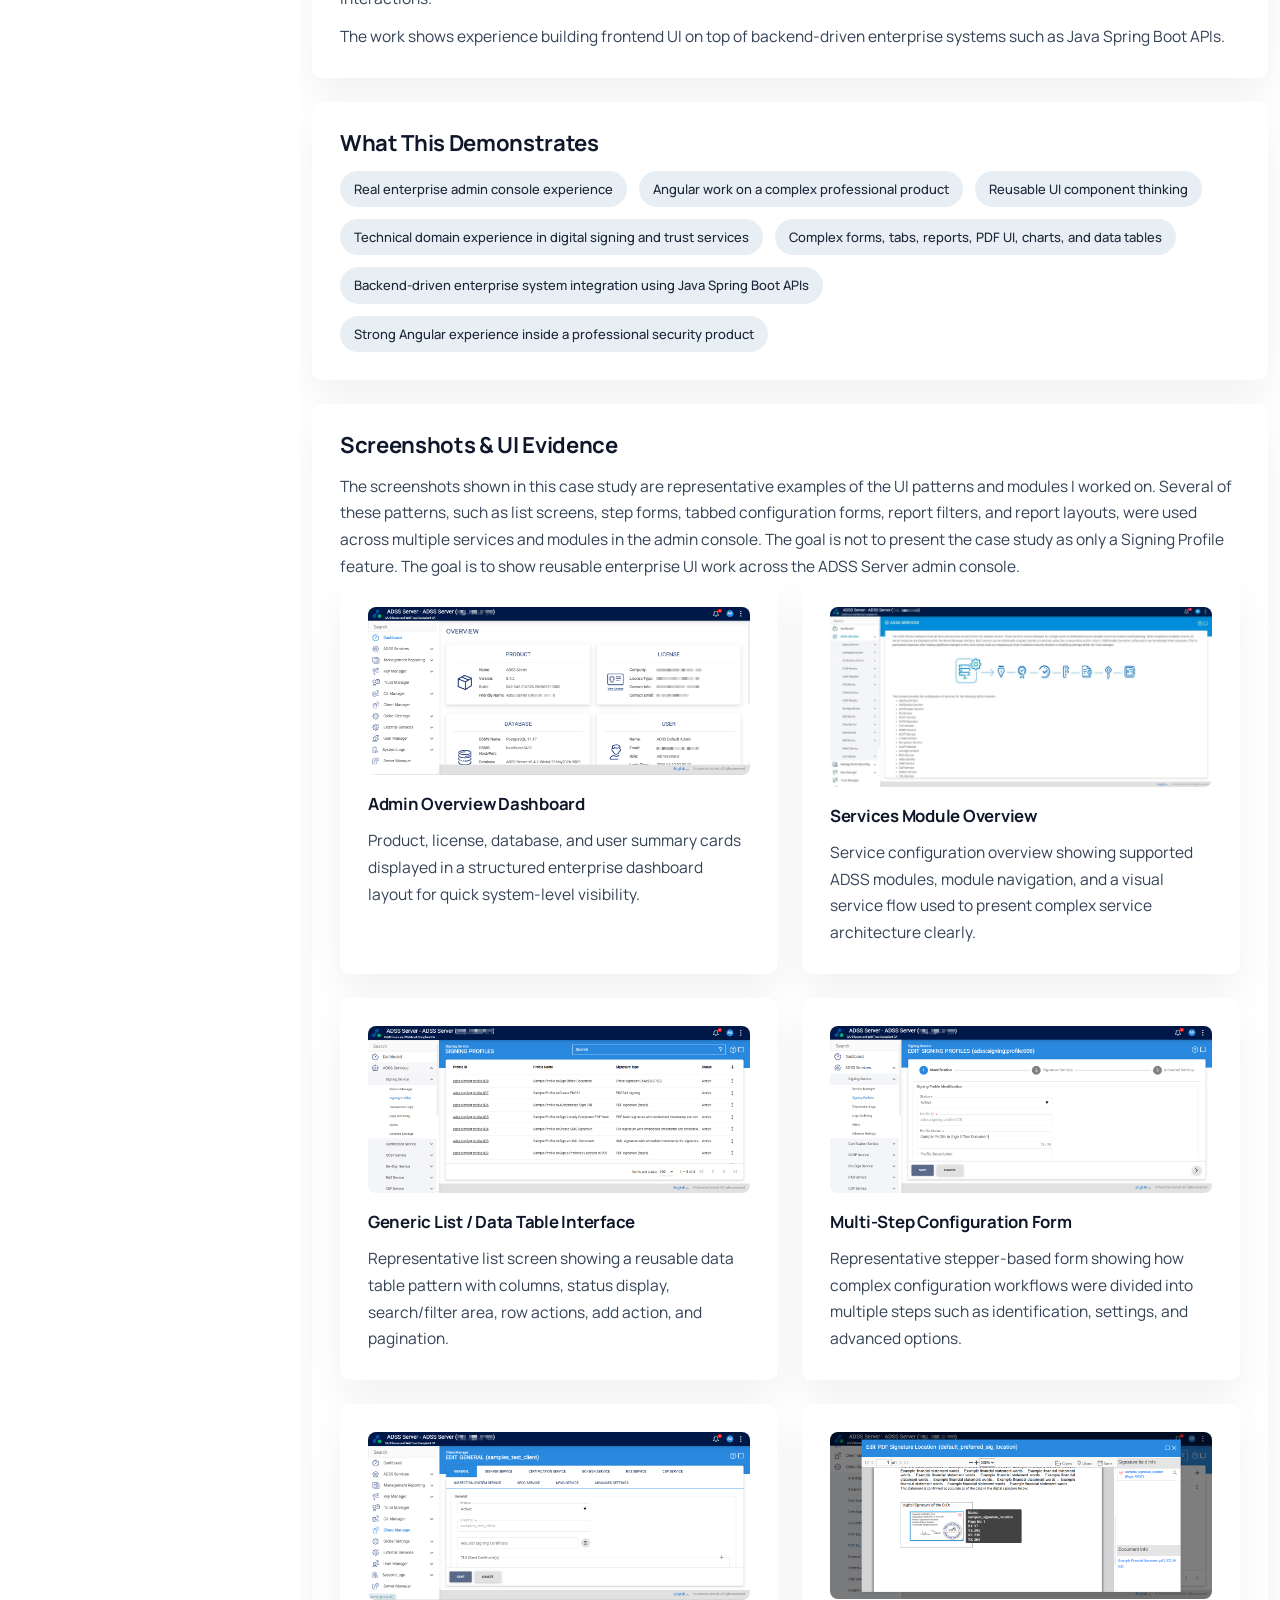
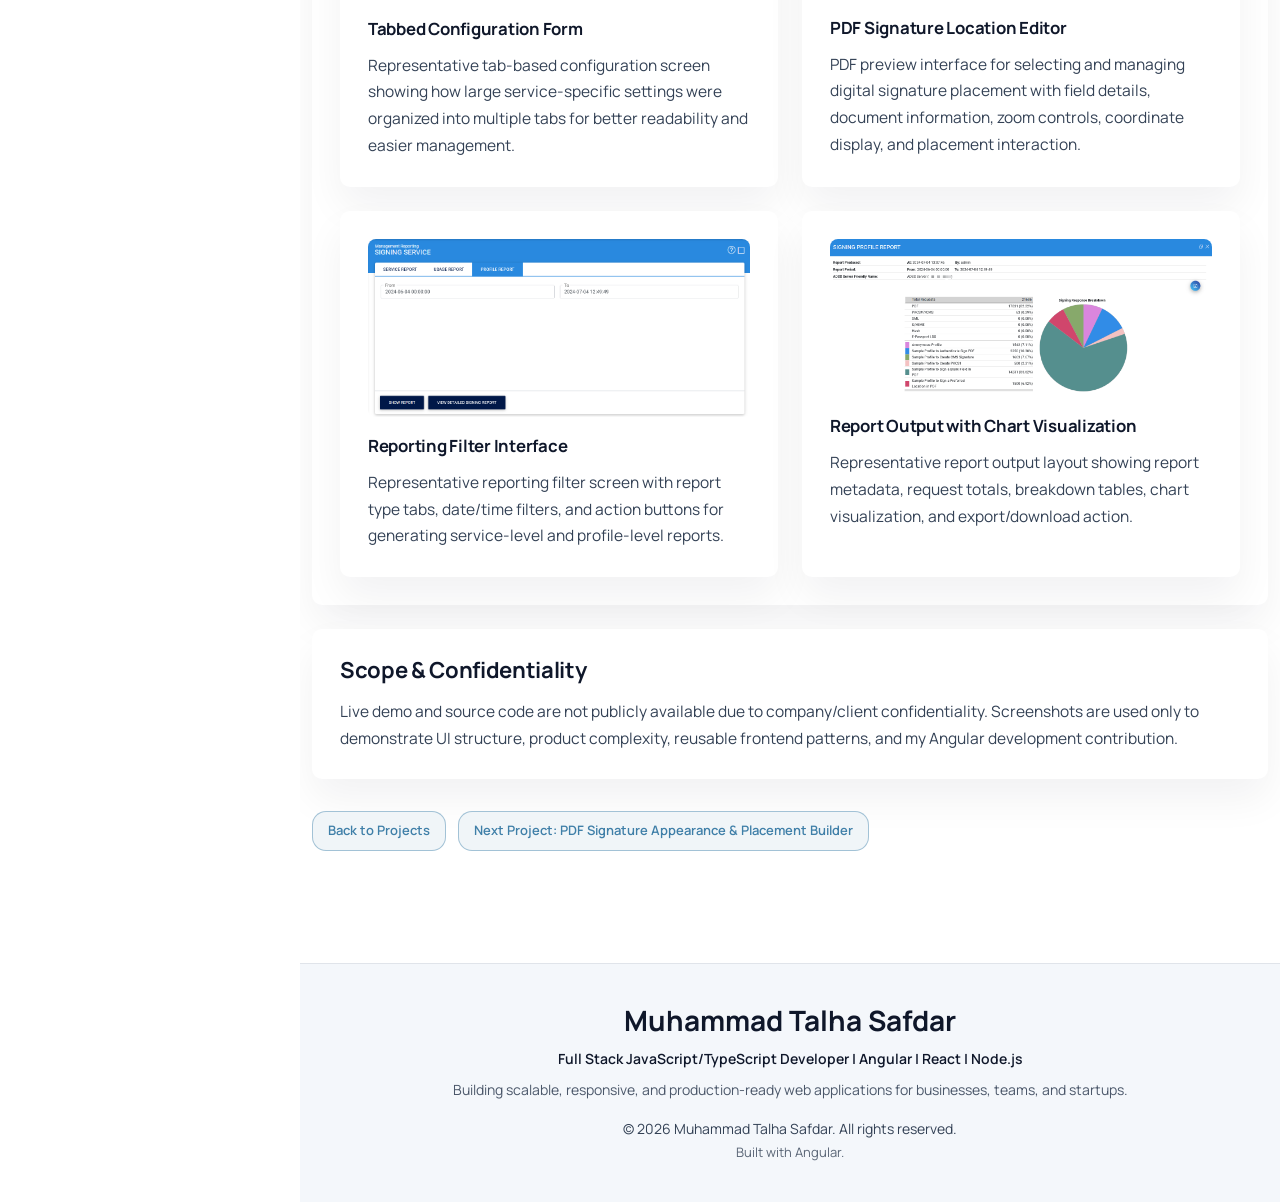
<file: portfolio/adss-server/index.html>
<!doctype html>
<html lang="en" data-beasties-container>
<head>
  <meta charset="utf-8">
  <base href="/">
  <meta name="viewport" content="width=device-width, initial-scale=1">
  <meta name="keywords" content="Full Stack Developer, Angular, React, Node.js, TypeScript, JavaScript, Web Developer Lahore">
  <link rel="icon" type="image/x-icon" href="favicon.ico?v=mt-1">
  <link rel="icon" type="image/png" sizes="64x64" href="assets/img/favicon.png?v=mt-1">
  <link rel="apple-touch-icon" href="assets/img/apple-touch-icon.png?v=mt-1">
  <link rel="preconnect" href="https://fonts.googleapis.com">
  <link rel="preconnect" href="https://fonts.gstatic.com" crossorigin>
  <link href="https://fonts.googleapis.com/css2?family=Manrope:wght@400;500;600;700;800&amp;display=swap" rel="stylesheet">
<style>:root{--bs-blue:#0d6efd;--bs-indigo:#6610f2;--bs-purple:#6f42c1;--bs-pink:#d63384;--bs-red:#dc3545;--bs-orange:#fd7e14;--bs-yellow:#ffc107;--bs-green:#198754;--bs-teal:#20c997;--bs-cyan:#0dcaf0;--bs-black:#000;--bs-white:#fff;--bs-gray:#6c757d;--bs-gray-dark:#343a40;--bs-gray-100:#f8f9fa;--bs-gray-200:#e9ecef;--bs-gray-300:#dee2e6;--bs-gray-400:#ced4da;--bs-gray-500:#adb5bd;--bs-gray-600:#6c757d;--bs-gray-700:#495057;--bs-gray-800:#343a40;--bs-gray-900:#212529;--bs-primary:#0d6efd;--bs-secondary:#6c757d;--bs-success:#198754;--bs-info:#0dcaf0;--bs-warning:#ffc107;--bs-danger:#dc3545;--bs-light:#f8f9fa;--bs-dark:#212529;--bs-primary-rgb:13,110,253;--bs-secondary-rgb:108,117,125;--bs-success-rgb:25,135,84;--bs-info-rgb:13,202,240;--bs-warning-rgb:255,193,7;--bs-danger-rgb:220,53,69;--bs-light-rgb:248,249,250;--bs-dark-rgb:33,37,41;--bs-primary-text-emphasis:#052c65;--bs-secondary-text-emphasis:#2b2f32;--bs-success-text-emphasis:#0a3622;--bs-info-text-emphasis:#055160;--bs-warning-text-emphasis:#664d03;--bs-danger-text-emphasis:#58151c;--bs-light-text-emphasis:#495057;--bs-dark-text-emphasis:#495057;--bs-primary-bg-subtle:#cfe2ff;--bs-secondary-bg-subtle:#e2e3e5;--bs-success-bg-subtle:#d1e7dd;--bs-info-bg-subtle:#cff4fc;--bs-warning-bg-subtle:#fff3cd;--bs-danger-bg-subtle:#f8d7da;--bs-light-bg-subtle:#fcfcfd;--bs-dark-bg-subtle:#ced4da;--bs-primary-border-subtle:#9ec5fe;--bs-secondary-border-subtle:#c4c8cb;--bs-success-border-subtle:#a3cfbb;--bs-info-border-subtle:#9eeaf9;--bs-warning-border-subtle:#ffe69c;--bs-danger-border-subtle:#f1aeb5;--bs-light-border-subtle:#e9ecef;--bs-dark-border-subtle:#adb5bd;--bs-white-rgb:255,255,255;--bs-black-rgb:0,0,0;--bs-font-sans-serif:system-ui,-apple-system,"Segoe UI",Roboto,"Helvetica Neue","Noto Sans","Liberation Sans",Arial,sans-serif,"Apple Color Emoji","Segoe UI Emoji","Segoe UI Symbol","Noto Color Emoji";--bs-font-monospace:SFMono-Regular,Menlo,Monaco,Consolas,"Liberation Mono","Courier New",monospace;--bs-gradient:linear-gradient(180deg, rgba(255, 255, 255, .15), rgba(255, 255, 255, 0));--bs-body-font-family:var(--bs-font-sans-serif);--bs-body-font-size:1rem;--bs-body-font-weight:400;--bs-body-line-height:1.5;--bs-body-color:#212529;--bs-body-color-rgb:33,37,41;--bs-body-bg:#fff;--bs-body-bg-rgb:255,255,255;--bs-emphasis-color:#000;--bs-emphasis-color-rgb:0,0,0;--bs-secondary-color:rgba(33, 37, 41, .75);--bs-secondary-color-rgb:33,37,41;--bs-secondary-bg:#e9ecef;--bs-secondary-bg-rgb:233,236,239;--bs-tertiary-color:rgba(33, 37, 41, .5);--bs-tertiary-color-rgb:33,37,41;--bs-tertiary-bg:#f8f9fa;--bs-tertiary-bg-rgb:248,249,250;--bs-heading-color:inherit;--bs-link-color:#0d6efd;--bs-link-color-rgb:13,110,253;--bs-link-decoration:underline;--bs-link-hover-color:#0a58ca;--bs-link-hover-color-rgb:10,88,202;--bs-code-color:#d63384;--bs-highlight-color:#212529;--bs-highlight-bg:#fff3cd;--bs-border-width:1px;--bs-border-style:solid;--bs-border-color:#dee2e6;--bs-border-color-translucent:rgba(0, 0, 0, .175);--bs-border-radius:.375rem;--bs-border-radius-sm:.25rem;--bs-border-radius-lg:.5rem;--bs-border-radius-xl:1rem;--bs-border-radius-xxl:2rem;--bs-border-radius-2xl:var(--bs-border-radius-xxl);--bs-border-radius-pill:50rem;--bs-box-shadow:0 .5rem 1rem rgba(0, 0, 0, .15);--bs-box-shadow-sm:0 .125rem .25rem rgba(0, 0, 0, .075);--bs-box-shadow-lg:0 1rem 3rem rgba(0, 0, 0, .175);--bs-box-shadow-inset:inset 0 1px 2px rgba(0, 0, 0, .075);--bs-focus-ring-width:.25rem;--bs-focus-ring-opacity:.25;--bs-focus-ring-color:rgba(13, 110, 253, .25);--bs-form-valid-color:#198754;--bs-form-valid-border-color:#198754;--bs-form-invalid-color:#dc3545;--bs-form-invalid-border-color:#dc3545}*,:after,:before{box-sizing:border-box}@media(prefers-reduced-motion:no-preference){:root{scroll-behavior:smooth}}body{margin:0;font-family:var(--bs-body-font-family);font-size:var(--bs-body-font-size);font-weight:var(--bs-body-font-weight);line-height:var(--bs-body-line-height);color:var(--bs-body-color);text-align:var(--bs-body-text-align);background-color:var(--bs-body-bg);-webkit-text-size-adjust:100%;-webkit-tap-highlight-color:transparent}:root{--bs-breakpoint-xs:0;--bs-breakpoint-sm:576px;--bs-breakpoint-md:768px;--bs-breakpoint-lg:992px;--bs-breakpoint-xl:1200px;--bs-breakpoint-xxl:1400px}@-webkit-keyframes lightboxLoader{0%{-webkit-transform:rotate(0);transform:rotate(0)}to{-webkit-transform:rotate(360deg);transform:rotate(360deg)}}@-webkit-keyframes gfadeIn{0%{opacity:0}to{opacity:1}}@-webkit-keyframes gfadeOut{0%{opacity:1}to{opacity:0}}@-webkit-keyframes gslideInLeft{0%{opacity:0;-webkit-transform:translate3d(-60%,0,0);transform:translate3d(-60%,0,0)}to{visibility:visible;-webkit-transform:translate3d(0,0,0);transform:translateZ(0);opacity:1}}@-webkit-keyframes gslideOutLeft{0%{opacity:1;visibility:visible;-webkit-transform:translate3d(0,0,0);transform:translateZ(0)}to{-webkit-transform:translate3d(-60%,0,0);transform:translate3d(-60%,0,0);opacity:0;visibility:hidden}}@-webkit-keyframes gslideInRight{0%{opacity:0;visibility:visible;-webkit-transform:translate3d(60%,0,0);transform:translate3d(60%,0,0)}to{-webkit-transform:translate3d(0,0,0);transform:translateZ(0);opacity:1}}@-webkit-keyframes gslideOutRight{0%{opacity:1;visibility:visible;-webkit-transform:translate3d(0,0,0);transform:translateZ(0)}to{-webkit-transform:translate3d(60%,0,0);transform:translate3d(60%,0,0);opacity:0}}@-webkit-keyframes gzoomIn{0%{opacity:0;-webkit-transform:scale3d(.3,.3,.3);transform:scale3d(.3,.3,.3)}to{opacity:1}}@-webkit-keyframes gzoomOut{0%{opacity:1}50%{opacity:0;-webkit-transform:scale3d(.3,.3,.3);transform:scale3d(.3,.3,.3)}to{opacity:0}}:root{--swiper-theme-color:#007aff}:root{--swiper-navigation-size:44px}:root{--default-font:"Manrope", system-ui, -apple-system, "Segoe UI", "Helvetica Neue", Arial, "Noto Sans", "Liberation Sans", sans-serif, "Apple Color Emoji", "Segoe UI Emoji", "Segoe UI Symbol", "Noto Color Emoji";--heading-font:"Manrope", system-ui, -apple-system, "Segoe UI", "Helvetica Neue", Arial, sans-serif;--nav-font:"Manrope", system-ui, -apple-system, "Segoe UI", "Helvetica Neue", Arial, sans-serif}:root{--primary-accent:#3f7fa8;--primary-accent-dark:#336789;--sidebar-bg:#08111d;--page-bg-soft:#f4f7fb;--text-main:#334155;--text-heading:#0f172a;--chip-bg:#eaf2f9;--background-color:#ffffff;--default-color:var(--text-main);--heading-color:var(--text-heading);--accent-color:var(--primary-accent);--surface-color:#ffffff;--contrast-color:#ffffff}:root{--nav-color:#99a9bd;--nav-hover-color:#ffffff;--nav-mobile-background-color:var(--sidebar-bg);--nav-dropdown-background-color:var(--sidebar-bg);--nav-dropdown-color:#99a9bd;--nav-dropdown-hover-color:#ffffff}:root{scroll-behavior:smooth}body{color:var(--default-color);background-color:var(--background-color);font-family:var(--default-font);font-weight:400;text-rendering:optimizeLegibility;-webkit-font-smoothing:antialiased;-moz-osx-font-smoothing:grayscale}html,body{margin:0;min-height:100%}:root{--button-radius:14px;--button-font-size:14px;--button-font-weight:600;--button-padding-y:10px;--button-padding-x:18px;--button-primary-bg:#2f86b7;--button-primary-hover:#286f99;--button-shadow:0 10px 22px rgba(47, 134, 183, .18);--button-shadow-hover:0 14px 28px rgba(40, 111, 153, .22);--button-focus-ring:0 0 0 4px color-mix(in srgb, var(--accent-color), transparent 84%)}body{overflow-x:hidden}</style><link rel="stylesheet" href="styles-3MG2HDTZ.css" media="print" onload="this.media='all'"><noscript><link rel="stylesheet" href="styles-3MG2HDTZ.css"></noscript>  <title>ADSS Server Case Study | Muhammad Talha Safdar</title>
  <meta name="description" content="Case study of enterprise digital signing and trust services admin interfaces built with Angular, including configuration workflows, reporting screens, and service management UI.">
  <link rel="canonical" href="https://talha5131.github.io/portfolio/adss-server">
  <meta property="og:title" content="ADSS Server Case Study | Muhammad Talha Safdar">
  <meta property="og:description" content="Case study of enterprise digital signing and trust services admin interfaces built with Angular, including configuration workflows, reporting screens, and service management UI.">
  <meta property="og:type" content="article">
  <meta property="og:url" content="https://talha5131.github.io/portfolio/adss-server">
  <meta property="og:image" content="https://talha5131.github.io/assets/og/adss-server-og-v5.png">
  <meta property="og:image:width" content="1200">
  <meta property="og:image:height" content="628">
  <meta property="og:image:alt" content="ADSS Server Angular case study preview">
  <meta property="og:site_name" content="Muhammad Talha Safdar Portfolio">
  <meta name="twitter:card" content="summary_large_image">
  <meta name="twitter:title" content="ADSS Server Case Study | Muhammad Talha Safdar">
  <meta name="twitter:description" content="Case study of enterprise digital signing and trust services admin interfaces built with Angular, including configuration workflows, reporting screens, and service management UI.">
  <meta name="twitter:image" content="https://talha5131.github.io/assets/og/adss-server-og-v5.png">
</head>
<body>
  <app-root></app-root>
<script src="polyfills-5CFQRCPP.js" type="module"></script><script src="scripts-HIQ7H7U6.js" defer></script><script src="main-I4Q4XDDK.js" type="module"></script></body>
</html>
</file>
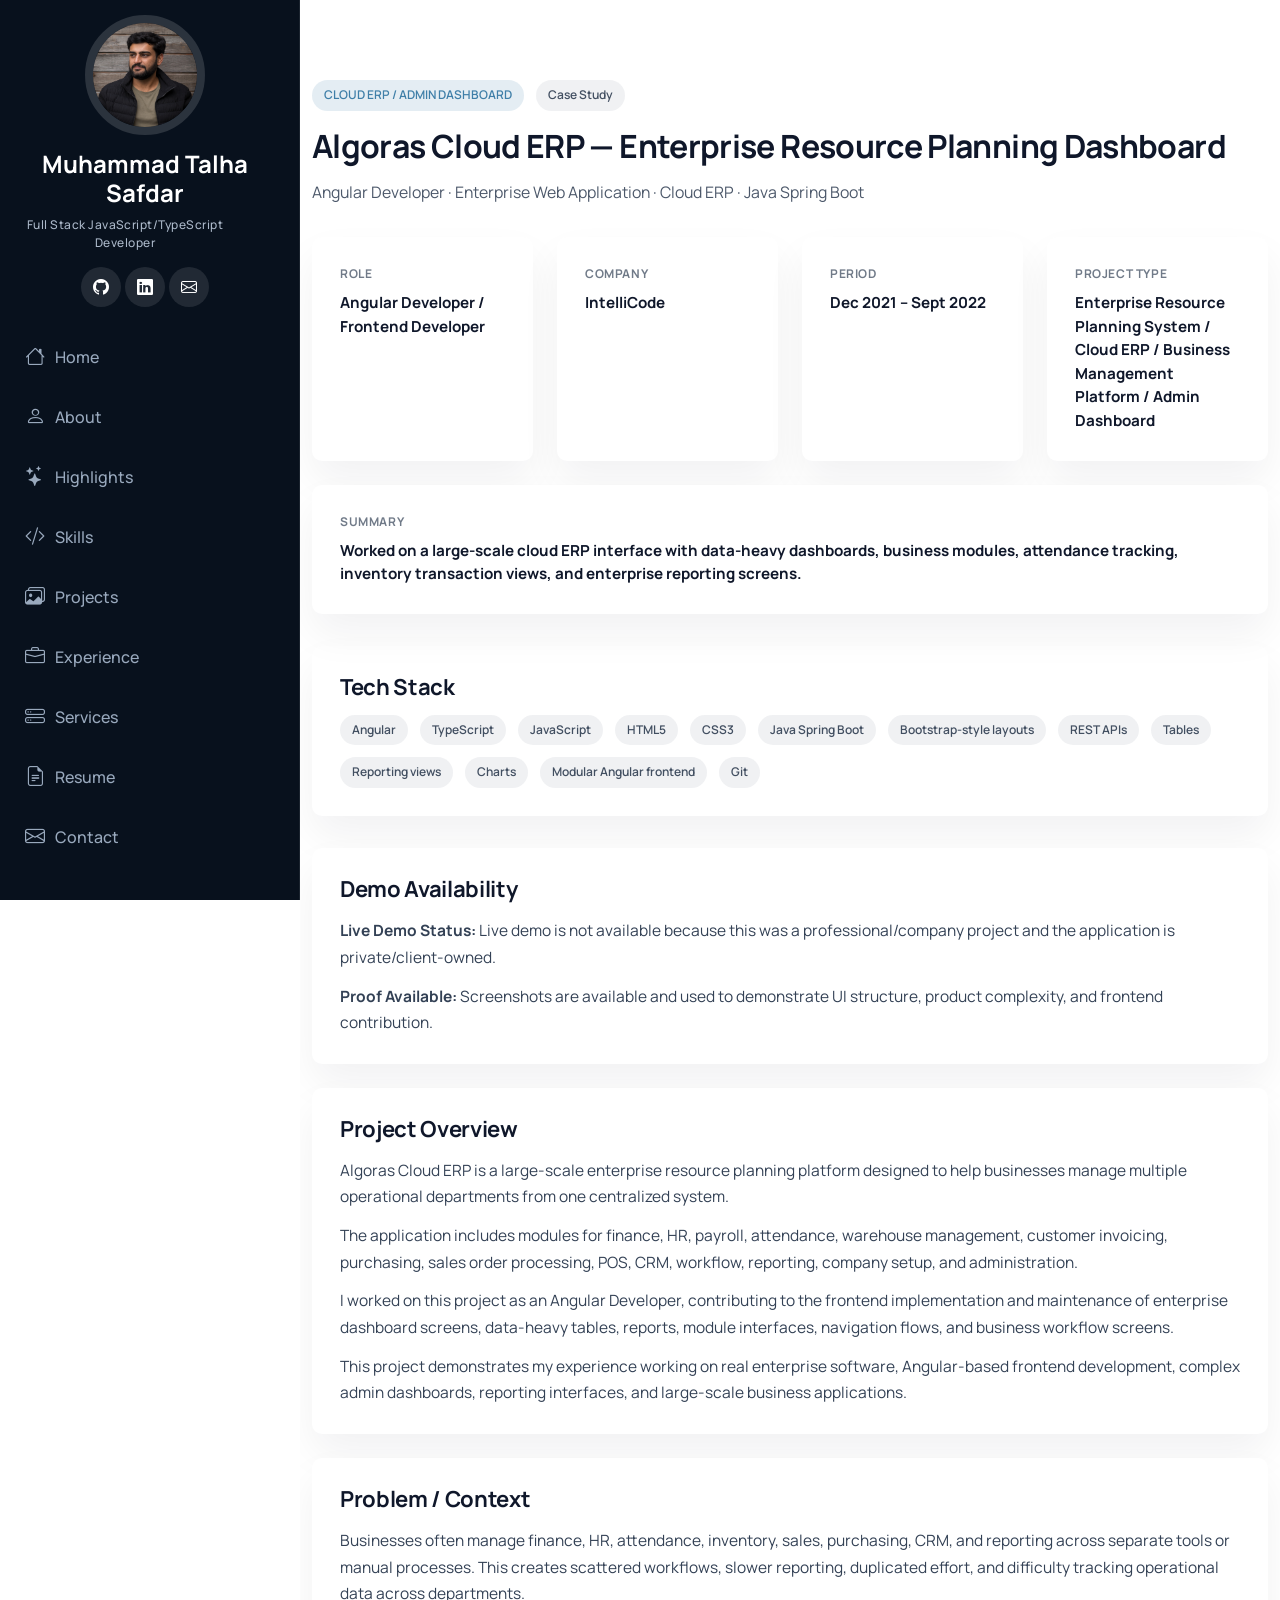
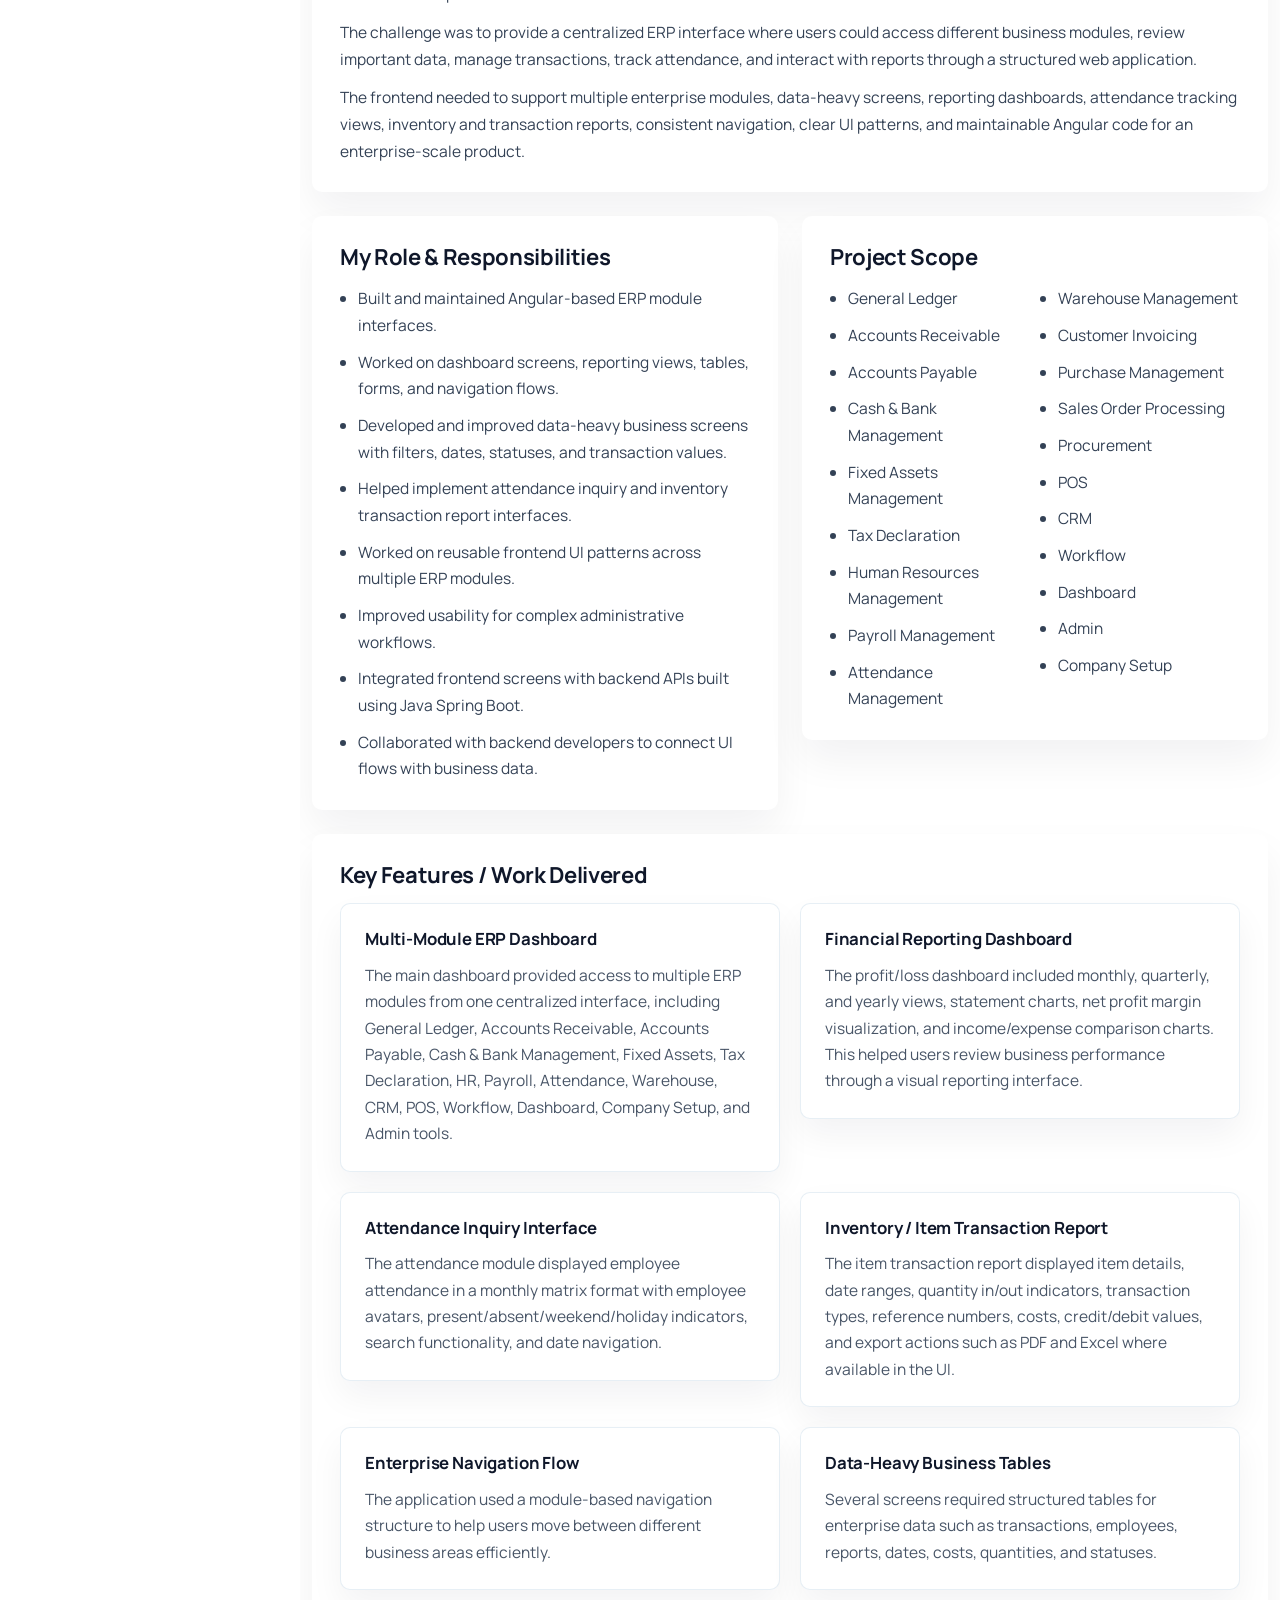
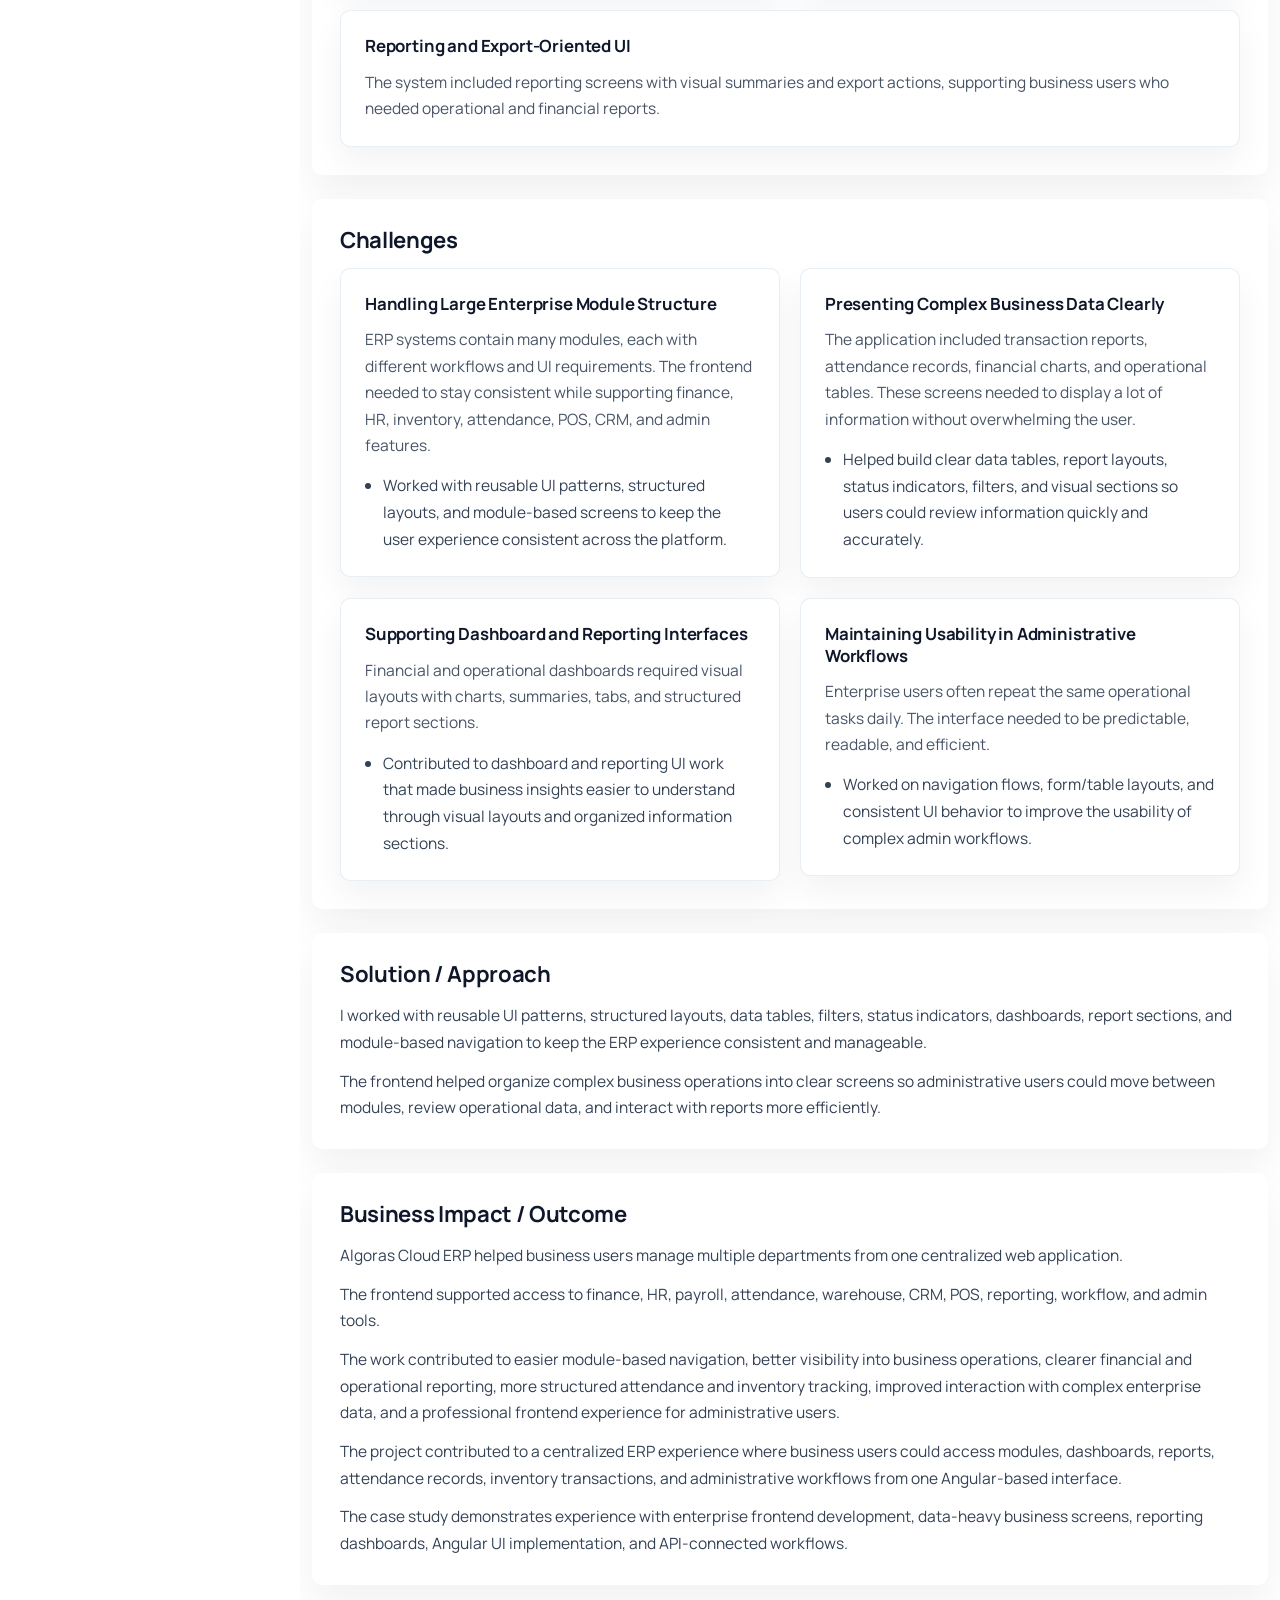
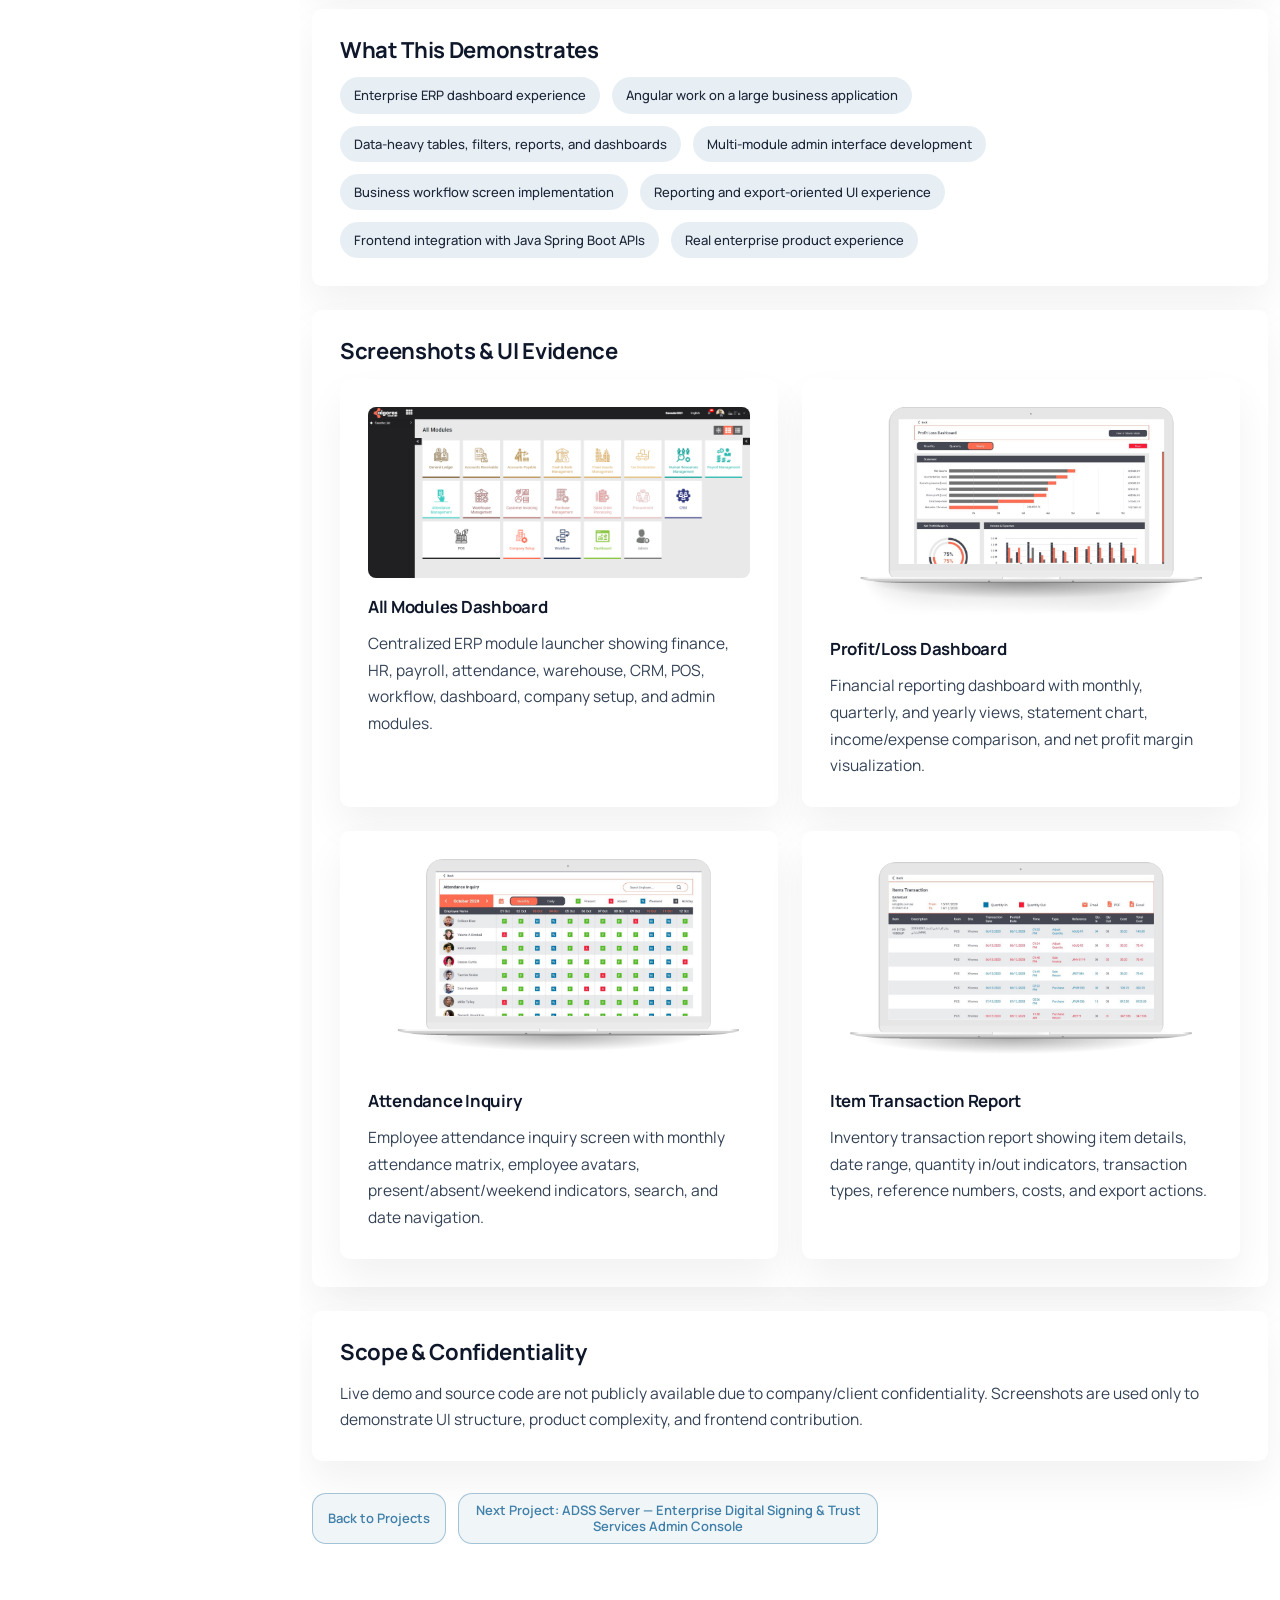
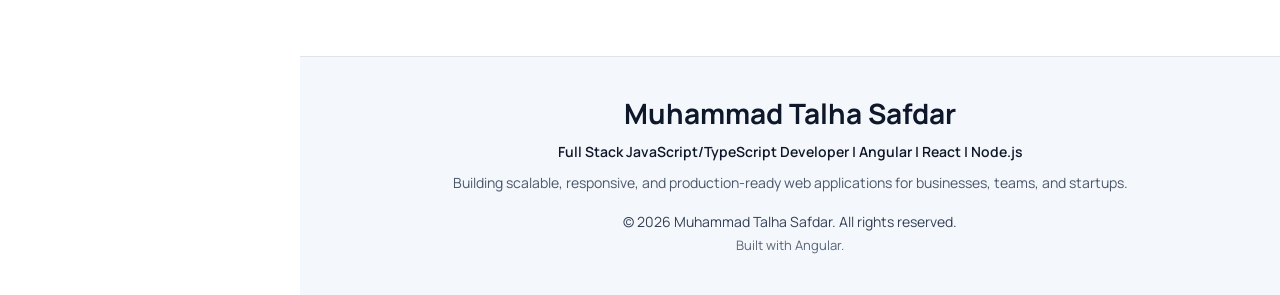
<file: portfolio/algoras-erp/index.html>
<!doctype html>
<html lang="en" data-beasties-container>
<head>
  <meta charset="utf-8">
  <base href="/">
  <meta name="viewport" content="width=device-width, initial-scale=1">
  <meta name="keywords" content="Full Stack Developer, Angular, React, Node.js, TypeScript, JavaScript, Web Developer Lahore">
  <link rel="icon" type="image/x-icon" href="favicon.ico?v=mt-1">
  <link rel="icon" type="image/png" sizes="64x64" href="assets/img/favicon.png?v=mt-1">
  <link rel="apple-touch-icon" href="assets/img/apple-touch-icon.png?v=mt-1">
  <link rel="preconnect" href="https://fonts.googleapis.com">
  <link rel="preconnect" href="https://fonts.gstatic.com" crossorigin>
  <link href="https://fonts.googleapis.com/css2?family=Manrope:wght@400;500;600;700;800&amp;display=swap" rel="stylesheet">
<style>:root{--bs-blue:#0d6efd;--bs-indigo:#6610f2;--bs-purple:#6f42c1;--bs-pink:#d63384;--bs-red:#dc3545;--bs-orange:#fd7e14;--bs-yellow:#ffc107;--bs-green:#198754;--bs-teal:#20c997;--bs-cyan:#0dcaf0;--bs-black:#000;--bs-white:#fff;--bs-gray:#6c757d;--bs-gray-dark:#343a40;--bs-gray-100:#f8f9fa;--bs-gray-200:#e9ecef;--bs-gray-300:#dee2e6;--bs-gray-400:#ced4da;--bs-gray-500:#adb5bd;--bs-gray-600:#6c757d;--bs-gray-700:#495057;--bs-gray-800:#343a40;--bs-gray-900:#212529;--bs-primary:#0d6efd;--bs-secondary:#6c757d;--bs-success:#198754;--bs-info:#0dcaf0;--bs-warning:#ffc107;--bs-danger:#dc3545;--bs-light:#f8f9fa;--bs-dark:#212529;--bs-primary-rgb:13,110,253;--bs-secondary-rgb:108,117,125;--bs-success-rgb:25,135,84;--bs-info-rgb:13,202,240;--bs-warning-rgb:255,193,7;--bs-danger-rgb:220,53,69;--bs-light-rgb:248,249,250;--bs-dark-rgb:33,37,41;--bs-primary-text-emphasis:#052c65;--bs-secondary-text-emphasis:#2b2f32;--bs-success-text-emphasis:#0a3622;--bs-info-text-emphasis:#055160;--bs-warning-text-emphasis:#664d03;--bs-danger-text-emphasis:#58151c;--bs-light-text-emphasis:#495057;--bs-dark-text-emphasis:#495057;--bs-primary-bg-subtle:#cfe2ff;--bs-secondary-bg-subtle:#e2e3e5;--bs-success-bg-subtle:#d1e7dd;--bs-info-bg-subtle:#cff4fc;--bs-warning-bg-subtle:#fff3cd;--bs-danger-bg-subtle:#f8d7da;--bs-light-bg-subtle:#fcfcfd;--bs-dark-bg-subtle:#ced4da;--bs-primary-border-subtle:#9ec5fe;--bs-secondary-border-subtle:#c4c8cb;--bs-success-border-subtle:#a3cfbb;--bs-info-border-subtle:#9eeaf9;--bs-warning-border-subtle:#ffe69c;--bs-danger-border-subtle:#f1aeb5;--bs-light-border-subtle:#e9ecef;--bs-dark-border-subtle:#adb5bd;--bs-white-rgb:255,255,255;--bs-black-rgb:0,0,0;--bs-font-sans-serif:system-ui,-apple-system,"Segoe UI",Roboto,"Helvetica Neue","Noto Sans","Liberation Sans",Arial,sans-serif,"Apple Color Emoji","Segoe UI Emoji","Segoe UI Symbol","Noto Color Emoji";--bs-font-monospace:SFMono-Regular,Menlo,Monaco,Consolas,"Liberation Mono","Courier New",monospace;--bs-gradient:linear-gradient(180deg, rgba(255, 255, 255, .15), rgba(255, 255, 255, 0));--bs-body-font-family:var(--bs-font-sans-serif);--bs-body-font-size:1rem;--bs-body-font-weight:400;--bs-body-line-height:1.5;--bs-body-color:#212529;--bs-body-color-rgb:33,37,41;--bs-body-bg:#fff;--bs-body-bg-rgb:255,255,255;--bs-emphasis-color:#000;--bs-emphasis-color-rgb:0,0,0;--bs-secondary-color:rgba(33, 37, 41, .75);--bs-secondary-color-rgb:33,37,41;--bs-secondary-bg:#e9ecef;--bs-secondary-bg-rgb:233,236,239;--bs-tertiary-color:rgba(33, 37, 41, .5);--bs-tertiary-color-rgb:33,37,41;--bs-tertiary-bg:#f8f9fa;--bs-tertiary-bg-rgb:248,249,250;--bs-heading-color:inherit;--bs-link-color:#0d6efd;--bs-link-color-rgb:13,110,253;--bs-link-decoration:underline;--bs-link-hover-color:#0a58ca;--bs-link-hover-color-rgb:10,88,202;--bs-code-color:#d63384;--bs-highlight-color:#212529;--bs-highlight-bg:#fff3cd;--bs-border-width:1px;--bs-border-style:solid;--bs-border-color:#dee2e6;--bs-border-color-translucent:rgba(0, 0, 0, .175);--bs-border-radius:.375rem;--bs-border-radius-sm:.25rem;--bs-border-radius-lg:.5rem;--bs-border-radius-xl:1rem;--bs-border-radius-xxl:2rem;--bs-border-radius-2xl:var(--bs-border-radius-xxl);--bs-border-radius-pill:50rem;--bs-box-shadow:0 .5rem 1rem rgba(0, 0, 0, .15);--bs-box-shadow-sm:0 .125rem .25rem rgba(0, 0, 0, .075);--bs-box-shadow-lg:0 1rem 3rem rgba(0, 0, 0, .175);--bs-box-shadow-inset:inset 0 1px 2px rgba(0, 0, 0, .075);--bs-focus-ring-width:.25rem;--bs-focus-ring-opacity:.25;--bs-focus-ring-color:rgba(13, 110, 253, .25);--bs-form-valid-color:#198754;--bs-form-valid-border-color:#198754;--bs-form-invalid-color:#dc3545;--bs-form-invalid-border-color:#dc3545}*,:after,:before{box-sizing:border-box}@media(prefers-reduced-motion:no-preference){:root{scroll-behavior:smooth}}body{margin:0;font-family:var(--bs-body-font-family);font-size:var(--bs-body-font-size);font-weight:var(--bs-body-font-weight);line-height:var(--bs-body-line-height);color:var(--bs-body-color);text-align:var(--bs-body-text-align);background-color:var(--bs-body-bg);-webkit-text-size-adjust:100%;-webkit-tap-highlight-color:transparent}:root{--bs-breakpoint-xs:0;--bs-breakpoint-sm:576px;--bs-breakpoint-md:768px;--bs-breakpoint-lg:992px;--bs-breakpoint-xl:1200px;--bs-breakpoint-xxl:1400px}@-webkit-keyframes lightboxLoader{0%{-webkit-transform:rotate(0);transform:rotate(0)}to{-webkit-transform:rotate(360deg);transform:rotate(360deg)}}@-webkit-keyframes gfadeIn{0%{opacity:0}to{opacity:1}}@-webkit-keyframes gfadeOut{0%{opacity:1}to{opacity:0}}@-webkit-keyframes gslideInLeft{0%{opacity:0;-webkit-transform:translate3d(-60%,0,0);transform:translate3d(-60%,0,0)}to{visibility:visible;-webkit-transform:translate3d(0,0,0);transform:translateZ(0);opacity:1}}@-webkit-keyframes gslideOutLeft{0%{opacity:1;visibility:visible;-webkit-transform:translate3d(0,0,0);transform:translateZ(0)}to{-webkit-transform:translate3d(-60%,0,0);transform:translate3d(-60%,0,0);opacity:0;visibility:hidden}}@-webkit-keyframes gslideInRight{0%{opacity:0;visibility:visible;-webkit-transform:translate3d(60%,0,0);transform:translate3d(60%,0,0)}to{-webkit-transform:translate3d(0,0,0);transform:translateZ(0);opacity:1}}@-webkit-keyframes gslideOutRight{0%{opacity:1;visibility:visible;-webkit-transform:translate3d(0,0,0);transform:translateZ(0)}to{-webkit-transform:translate3d(60%,0,0);transform:translate3d(60%,0,0);opacity:0}}@-webkit-keyframes gzoomIn{0%{opacity:0;-webkit-transform:scale3d(.3,.3,.3);transform:scale3d(.3,.3,.3)}to{opacity:1}}@-webkit-keyframes gzoomOut{0%{opacity:1}50%{opacity:0;-webkit-transform:scale3d(.3,.3,.3);transform:scale3d(.3,.3,.3)}to{opacity:0}}:root{--swiper-theme-color:#007aff}:root{--swiper-navigation-size:44px}:root{--default-font:"Manrope", system-ui, -apple-system, "Segoe UI", "Helvetica Neue", Arial, "Noto Sans", "Liberation Sans", sans-serif, "Apple Color Emoji", "Segoe UI Emoji", "Segoe UI Symbol", "Noto Color Emoji";--heading-font:"Manrope", system-ui, -apple-system, "Segoe UI", "Helvetica Neue", Arial, sans-serif;--nav-font:"Manrope", system-ui, -apple-system, "Segoe UI", "Helvetica Neue", Arial, sans-serif}:root{--primary-accent:#3f7fa8;--primary-accent-dark:#336789;--sidebar-bg:#08111d;--page-bg-soft:#f4f7fb;--text-main:#334155;--text-heading:#0f172a;--chip-bg:#eaf2f9;--background-color:#ffffff;--default-color:var(--text-main);--heading-color:var(--text-heading);--accent-color:var(--primary-accent);--surface-color:#ffffff;--contrast-color:#ffffff}:root{--nav-color:#99a9bd;--nav-hover-color:#ffffff;--nav-mobile-background-color:var(--sidebar-bg);--nav-dropdown-background-color:var(--sidebar-bg);--nav-dropdown-color:#99a9bd;--nav-dropdown-hover-color:#ffffff}:root{scroll-behavior:smooth}body{color:var(--default-color);background-color:var(--background-color);font-family:var(--default-font);font-weight:400;text-rendering:optimizeLegibility;-webkit-font-smoothing:antialiased;-moz-osx-font-smoothing:grayscale}html,body{margin:0;min-height:100%}:root{--button-radius:14px;--button-font-size:14px;--button-font-weight:600;--button-padding-y:10px;--button-padding-x:18px;--button-primary-bg:#2f86b7;--button-primary-hover:#286f99;--button-shadow:0 10px 22px rgba(47, 134, 183, .18);--button-shadow-hover:0 14px 28px rgba(40, 111, 153, .22);--button-focus-ring:0 0 0 4px color-mix(in srgb, var(--accent-color), transparent 84%)}body{overflow-x:hidden}</style><link rel="stylesheet" href="styles-3MG2HDTZ.css" media="print" onload="this.media='all'"><noscript><link rel="stylesheet" href="styles-3MG2HDTZ.css"></noscript>  <title>Algoras ERP Case Study | Muhammad Talha Safdar</title>
  <meta name="description" content="Case study of an Angular-based ERP interface covering dashboards, reporting workflows, attendance views, and business data management screens.">
  <link rel="canonical" href="https://talha5131.github.io/portfolio/algoras-erp">
  <meta property="og:title" content="Algoras ERP Case Study | Muhammad Talha Safdar">
  <meta property="og:description" content="Case study of an Angular-based ERP interface covering dashboards, reporting workflows, attendance views, and business data management screens.">
  <meta property="og:type" content="article">
  <meta property="og:url" content="https://talha5131.github.io/portfolio/algoras-erp">
  <meta property="og:image" content="https://talha5131.github.io/assets/og/algoras-erp-og-v3.png">
  <meta property="og:image:width" content="1200">
  <meta property="og:image:height" content="628">
  <meta property="og:image:alt" content="Algoras ERP Angular case study preview">
  <meta property="og:site_name" content="Muhammad Talha Safdar Portfolio">
  <meta name="twitter:card" content="summary_large_image">
  <meta name="twitter:title" content="Algoras ERP Case Study | Muhammad Talha Safdar">
  <meta name="twitter:description" content="Case study of an Angular-based ERP interface covering dashboards, reporting workflows, attendance views, and business data management screens.">
  <meta name="twitter:image" content="https://talha5131.github.io/assets/og/algoras-erp-og-v3.png">
</head>
<body>
  <app-root></app-root>
<script src="polyfills-5CFQRCPP.js" type="module"></script><script src="scripts-HIQ7H7U6.js" defer></script><script src="main-I4Q4XDDK.js" type="module"></script></body>
</html>
</file>
